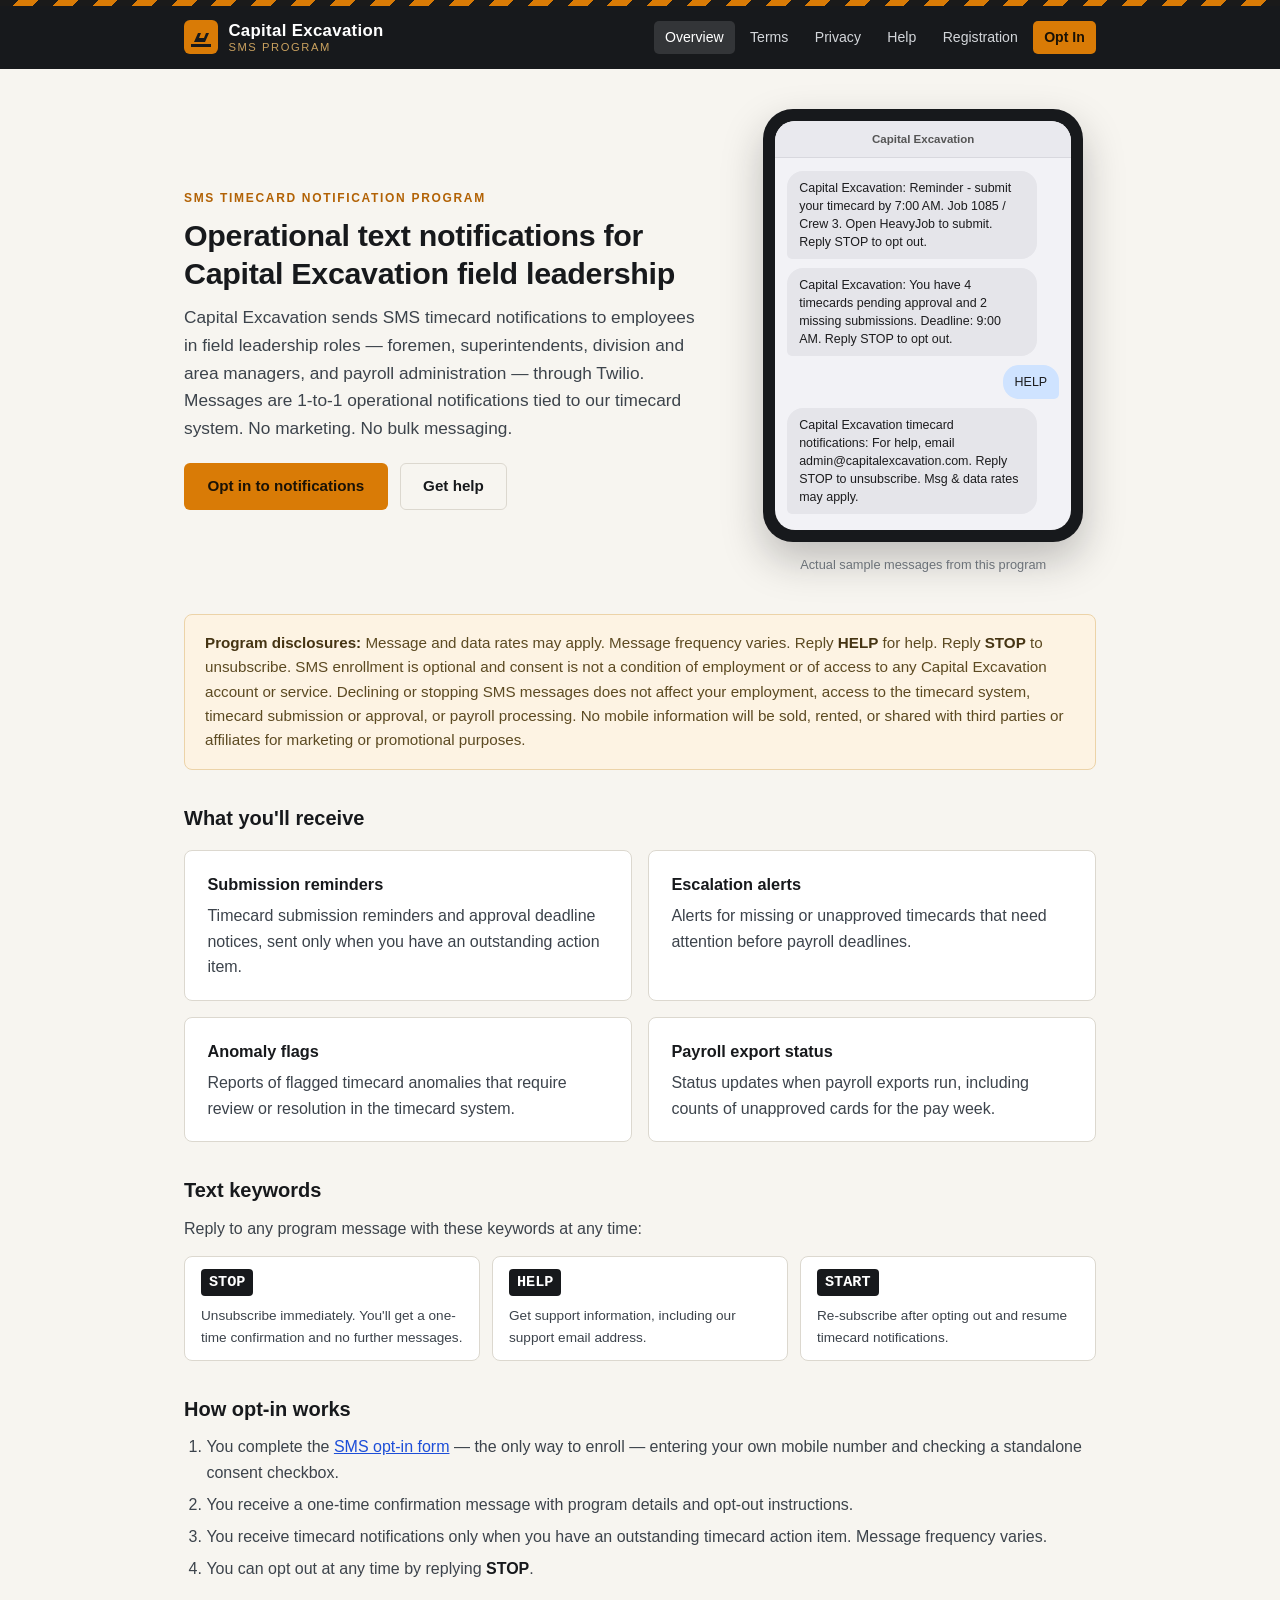
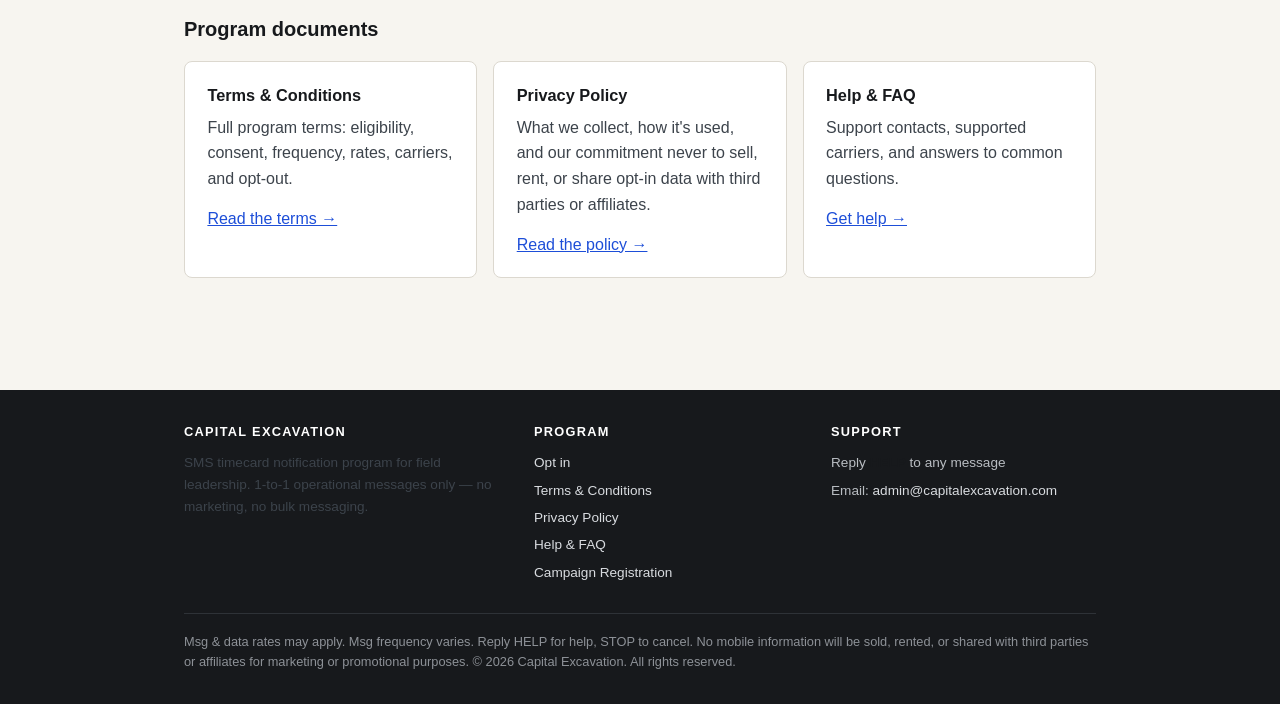
<file: index.html>
<!DOCTYPE html>
<html lang="en">
<head>
  <meta charset="UTF-8">
  <meta http-equiv="refresh" content="0; url=sms/">
  <title>Capital Excavation - SMS Compliance</title>
</head>
<body>
  <p><a href="sms/">Capital Excavation SMS Compliance</a></p>
</body>
</html>
</file>
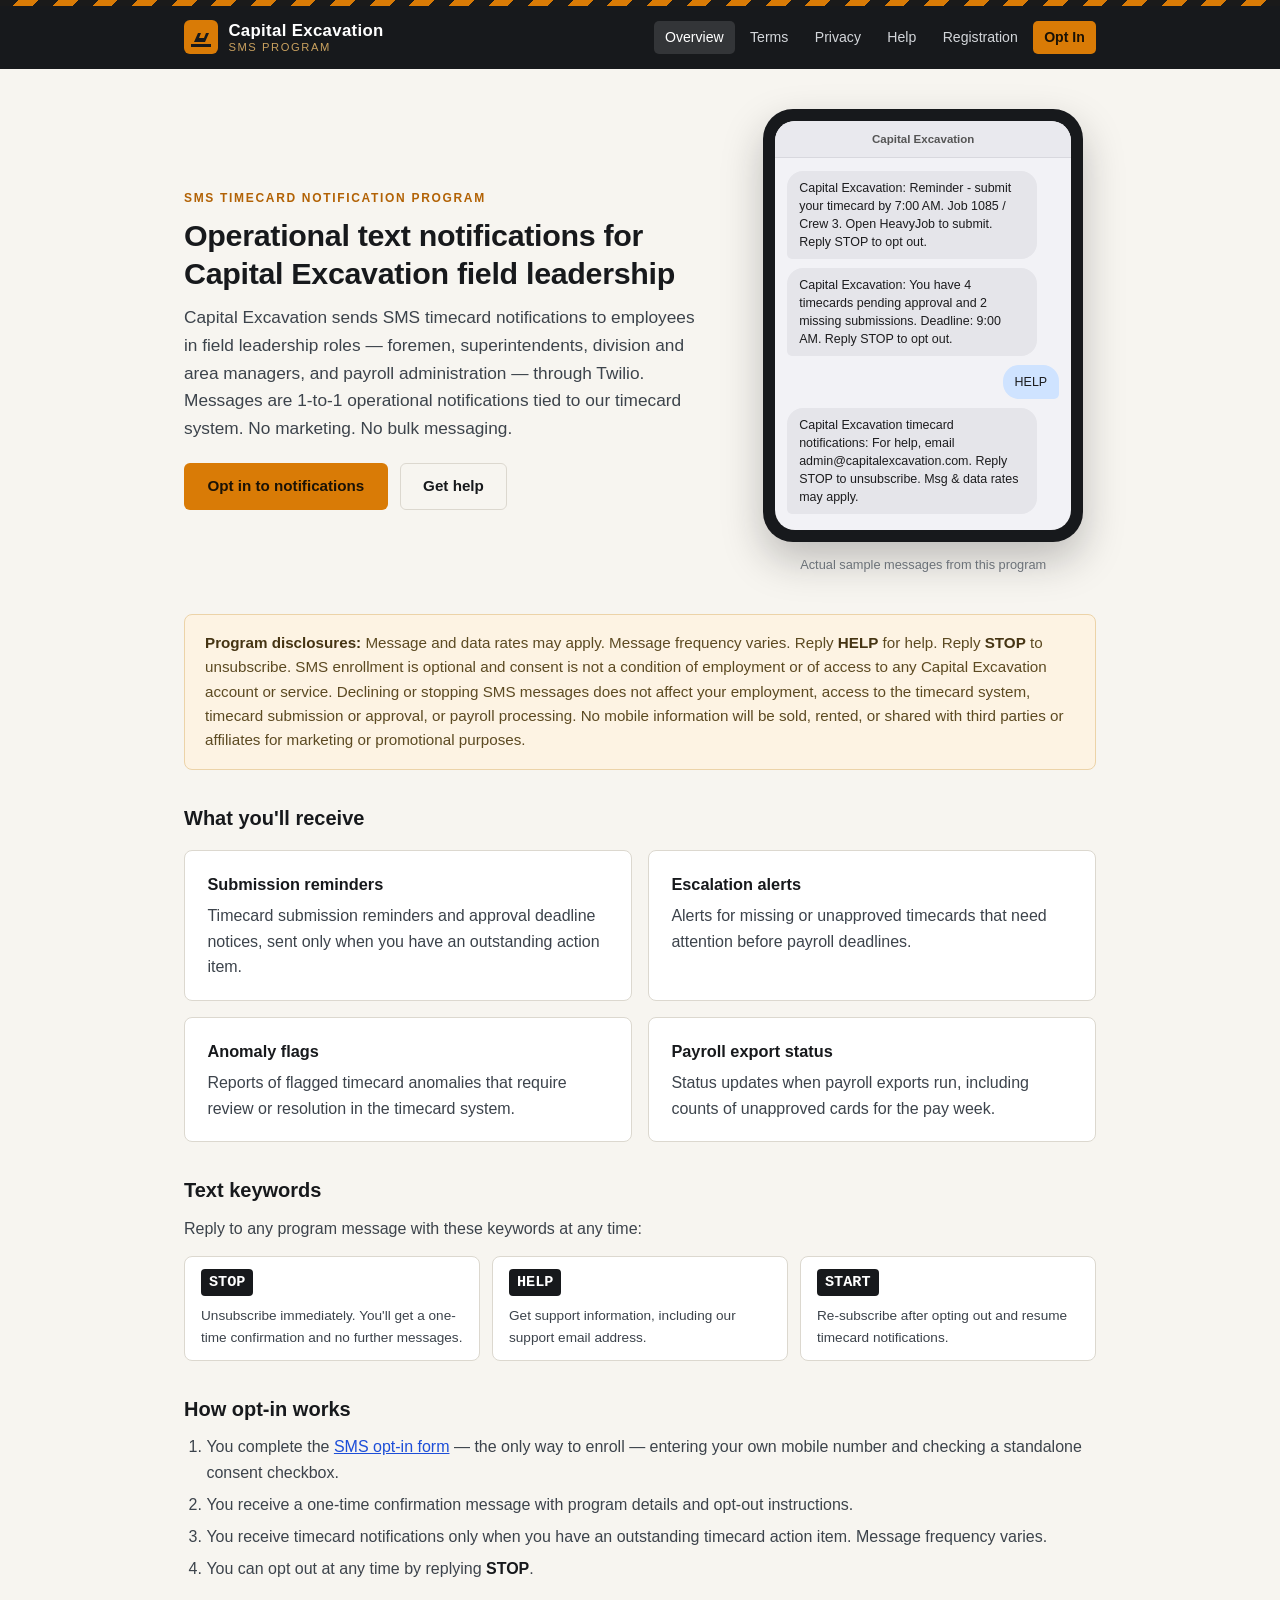
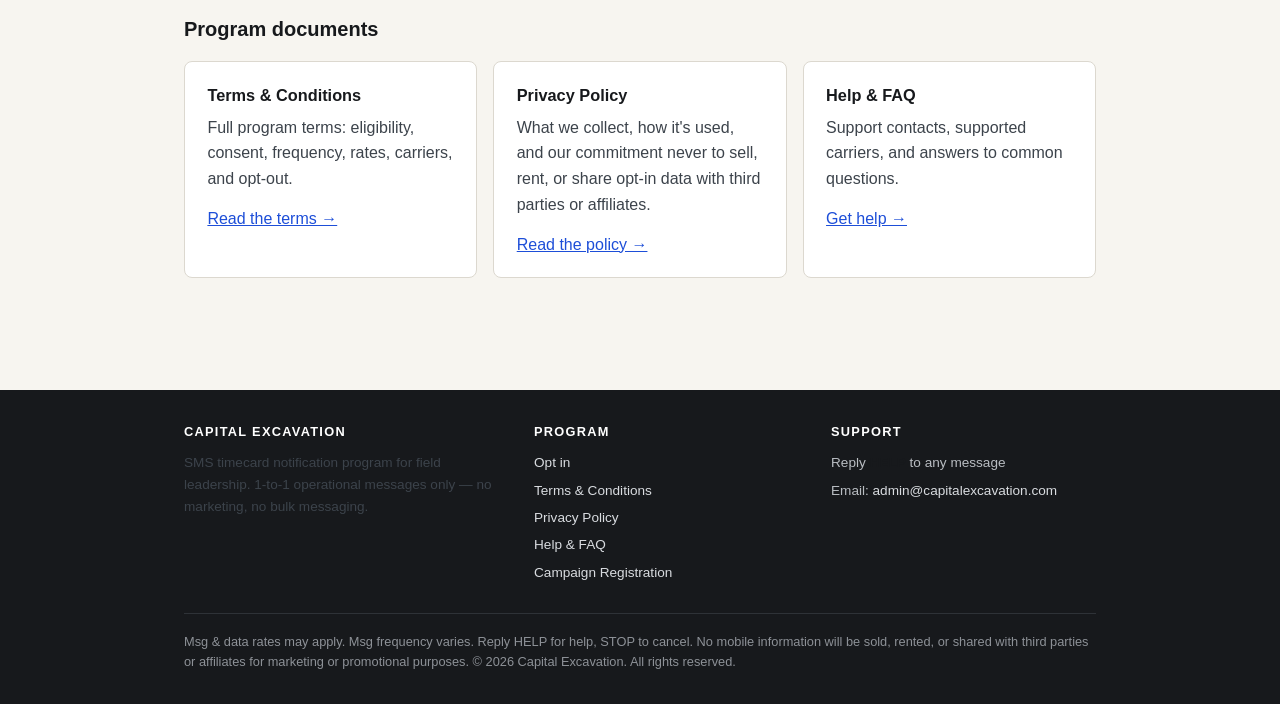
<file: sms/index.html>
<!DOCTYPE html>
<html lang="en">
<head>
  <meta charset="UTF-8">
  <meta name="viewport" content="width=device-width, initial-scale=1.0">
  <meta name="description" content="Capital Excavation SMS timecard notification program — program details, opt-in, terms, privacy, and support.">
  <title>Capital Excavation — SMS Timecard Notifications</title>
  <link rel="stylesheet" href="assets/styles.css">
</head>
<body>
  <div class="stripe" aria-hidden="true"></div>
  <header class="site-header">
    <div class="inner">
      <a class="brand" href="index.html">
        <svg class="brand-mark" viewBox="0 0 34 34" aria-hidden="true">
          <rect width="34" height="34" rx="6" fill="#d97b06"/>
          <path d="M7 24h20v3H7z" fill="#17191c"/>
          <path d="M10 22l4-9h3l-2 5h5l2-5h3l-4 9z" fill="#17191c"/>
        </svg>
        <span class="brand-name">Capital Excavation<span class="brand-sub">SMS Program</span></span>
      </a>
      <nav class="site-nav" aria-label="Main">
        <a href="index.html" aria-current="page">Overview</a>
        <a href="terms.html">Terms</a>
        <a href="privacy.html">Privacy</a>
        <a href="help.html">Help</a>
        <a href="campaign.html">Registration</a>
        <a href="optin.html" class="nav-cta">Opt In</a>
      </nav>
    </div>
  </header>

  <main class="wrap">
    <section class="hero">
      <div>
        <p class="kicker">SMS Timecard Notification Program</p>
        <h1>Operational text notifications for Capital Excavation field leadership</h1>
        <p class="lead">Capital Excavation sends SMS timecard notifications to employees in field
        leadership roles — foremen, superintendents, division and area managers, and payroll
        administration — through Twilio. Messages are 1-to-1 operational notifications
        tied to our timecard system. No marketing. No bulk messaging.</p>
        <div class="btn-row">
          <a class="btn btn-amber" href="optin.html">Opt in to notifications</a>
          <a class="btn btn-ghost" href="help.html">Get help</a>
        </div>
      </div>
      <div>
        <div class="phone" aria-label="Example text messages sent by this program">
          <div class="phone-screen">
            <div class="phone-top">Capital Excavation</div>
            <div class="phone-msgs">
              <div class="bubble">Capital Excavation: Reminder - submit your timecard by 7:00 AM. Job 1085 / Crew 3. Open HeavyJob to submit. Reply STOP to opt out.</div>
              <div class="bubble">Capital Excavation: You have 4 timecards pending approval and 2 missing submissions. Deadline: 9:00 AM. Reply STOP to opt out.</div>
              <div class="bubble bubble-out">HELP</div>
              <div class="bubble">Capital Excavation timecard notifications: For help, email admin@capitalexcavation.com. Reply STOP to unsubscribe. Msg &amp; data rates may apply.</div>
            </div>
          </div>
        </div>
        <p class="phone-caption">Actual sample messages from this program</p>
      </div>
    </section>

    <div class="disclosure">
      <strong>Program disclosures:</strong> Message and data rates may apply. Message frequency
      varies. Reply <strong>HELP</strong> for help. Reply <strong>STOP</strong> to unsubscribe.
      SMS enrollment is optional and consent is not a condition of employment or of access to any
      Capital Excavation account or service. Declining or stopping SMS messages does not affect your
      employment, access to the timecard system, timecard submission or approval, or payroll
      processing. No mobile information will be sold, rented, or shared with third parties or affiliates for marketing or promotional purposes.
    </div>

    <h2>What you'll receive</h2>
    <div class="grid-2">
      <div class="card">
        <h3>Submission reminders</h3>
        <p>Timecard submission reminders and approval deadline notices, sent only when you have an outstanding action item.</p>
      </div>
      <div class="card">
        <h3>Escalation alerts</h3>
        <p>Alerts for missing or unapproved timecards that need attention before payroll deadlines.</p>
      </div>
      <div class="card">
        <h3>Anomaly flags</h3>
        <p>Reports of flagged timecard anomalies that require review or resolution in the timecard system.</p>
      </div>
      <div class="card">
        <h3>Payroll export status</h3>
        <p>Status updates when payroll exports run, including counts of unapproved cards for the pay week.</p>
      </div>
    </div>

    <h2>Text keywords</h2>
    <p>Reply to any program message with these keywords at any time:</p>
    <div class="keywords">
      <div class="keyword">
        <span class="kw">STOP</span>
        <p>Unsubscribe immediately. You'll get a one-time confirmation and no further messages.</p>
      </div>
      <div class="keyword">
        <span class="kw">HELP</span>
        <p>Get support information, including our support email address.</p>
      </div>
      <div class="keyword">
        <span class="kw">START</span>
        <p>Re-subscribe after opting out and resume timecard notifications.</p>
      </div>
    </div>

    <h2>How opt-in works</h2>
    <ol>
      <li>You complete the <a href="optin.html">SMS opt-in form</a> — the only way to enroll — entering your own mobile number and checking a standalone consent checkbox.</li>
      <li>You receive a one-time confirmation message with program details and opt-out instructions.</li>
      <li>You receive timecard notifications only when you have an outstanding timecard action item. Message frequency varies.</li>
      <li>You can opt out at any time by replying <strong>STOP</strong>.</li>
    </ol>

    <h2>Program documents</h2>
    <div class="grid-3">
      <div class="card">
        <h3>Terms &amp; Conditions</h3>
        <p>Full program terms: eligibility, consent, frequency, rates, carriers, and opt-out.</p>
        <p><a href="terms.html">Read the terms &rarr;</a></p>
      </div>
      <div class="card">
        <h3>Privacy Policy</h3>
        <p>What we collect, how it's used, and our commitment never to sell, rent, or share opt-in data with third parties or affiliates.</p>
        <p><a href="privacy.html">Read the policy &rarr;</a></p>
      </div>
      <div class="card">
        <h3>Help &amp; FAQ</h3>
        <p>Support contacts, supported carriers, and answers to common questions.</p>
        <p><a href="help.html">Get help &rarr;</a></p>
      </div>
    </div>
  </main>

  <footer class="site-footer">
    <div class="inner">
      <div class="footer-cols">
        <div>
          <h4>Capital Excavation</h4>
          <p>SMS timecard notification program for field leadership. 1-to-1 operational messages only — no marketing, no bulk messaging.</p>
        </div>
        <div>
          <h4>Program</h4>
          <ul>
            <li><a href="optin.html">Opt in</a></li>
            <li><a href="terms.html">Terms &amp; Conditions</a></li>
            <li><a href="privacy.html">Privacy Policy</a></li>
            <li><a href="help.html">Help &amp; FAQ</a></li>
            <li><a href="campaign.html">Campaign Registration</a></li>
          </ul>
        </div>
        <div>
          <h4>Support</h4>
          <ul>
            <li>Reply <strong>HELP</strong> to any message</li>
            <li>Email: <a href="mailto:admin@capitalexcavation.com">admin@capitalexcavation.com</a></li>
          </ul>
        </div>
      </div>
      <div class="footer-legal">
        Msg &amp; data rates may apply. Msg frequency varies. Reply HELP for help, STOP to cancel.
        No mobile information will be sold, rented, or shared with third parties or affiliates for
        marketing or promotional purposes.
        &copy; 2026 Capital Excavation. All rights reserved.
      </div>
    </div>
  </footer>
</body>
</html>
</file>
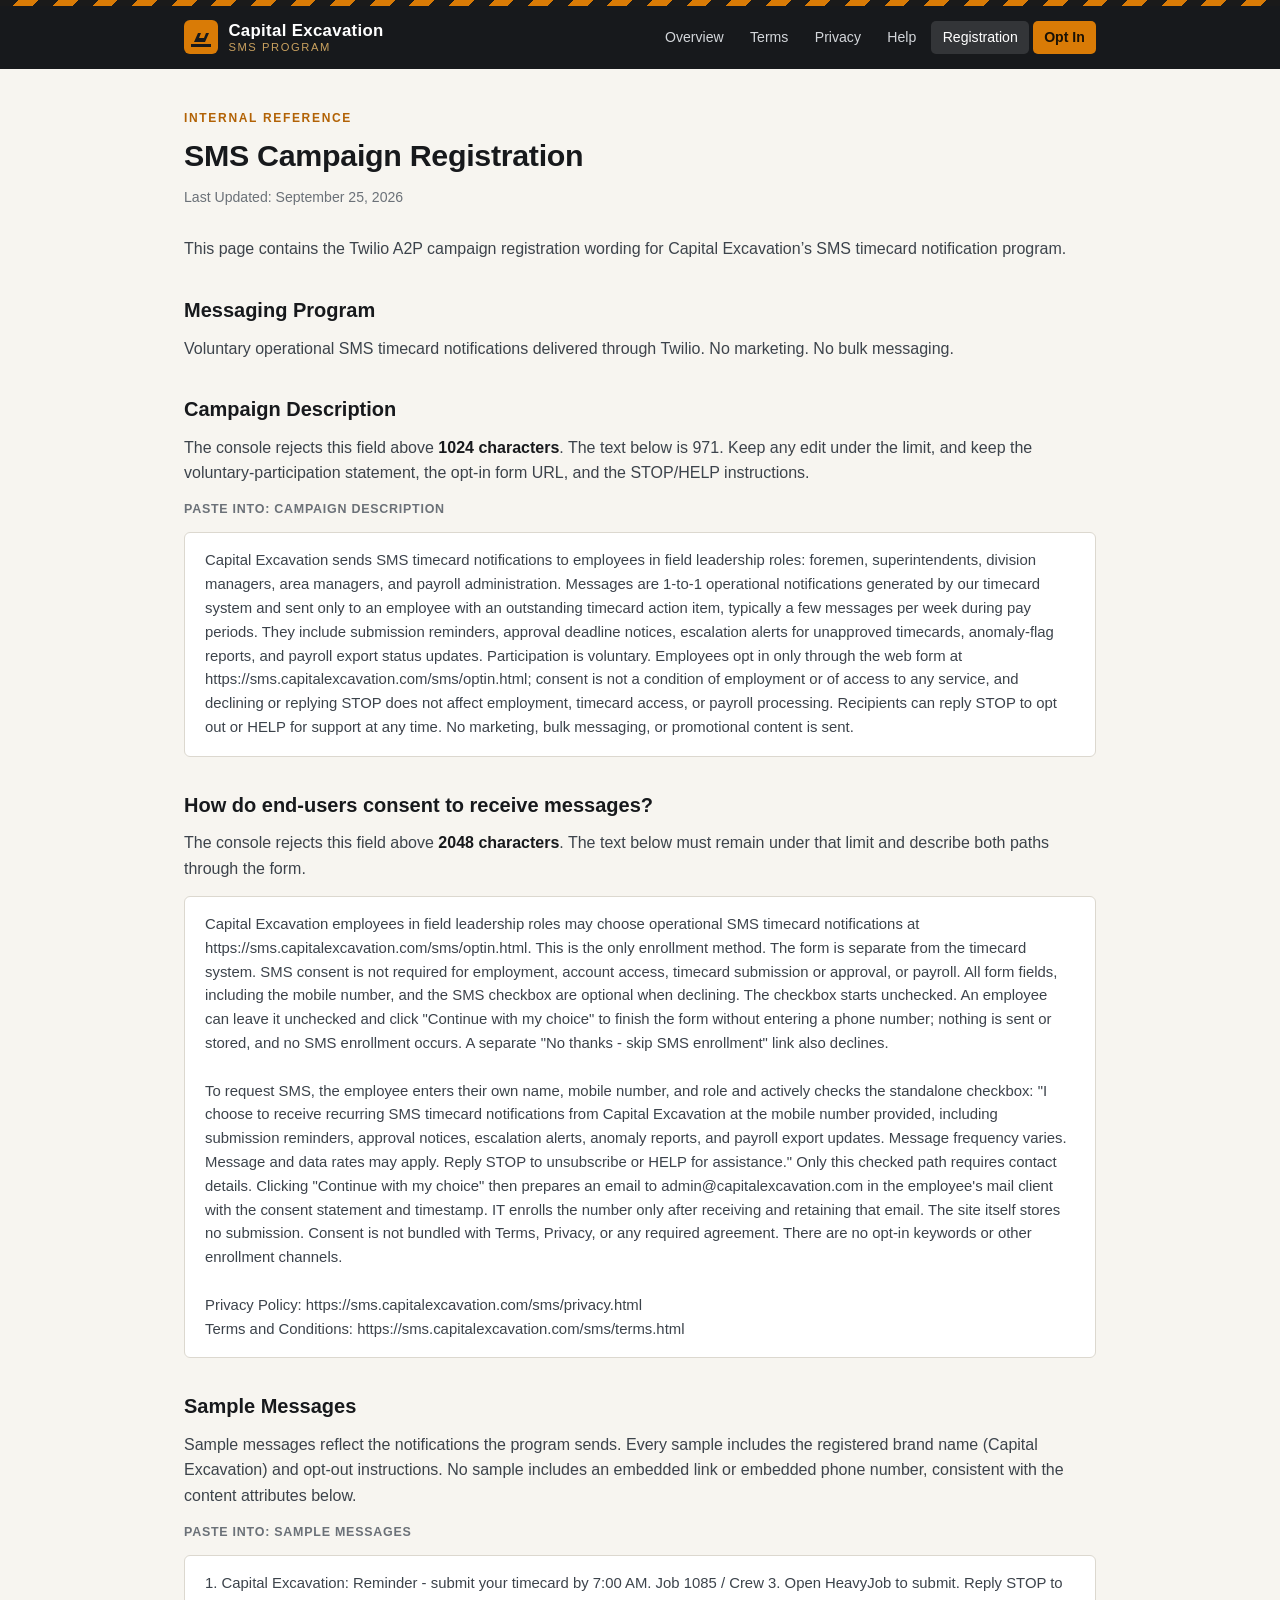
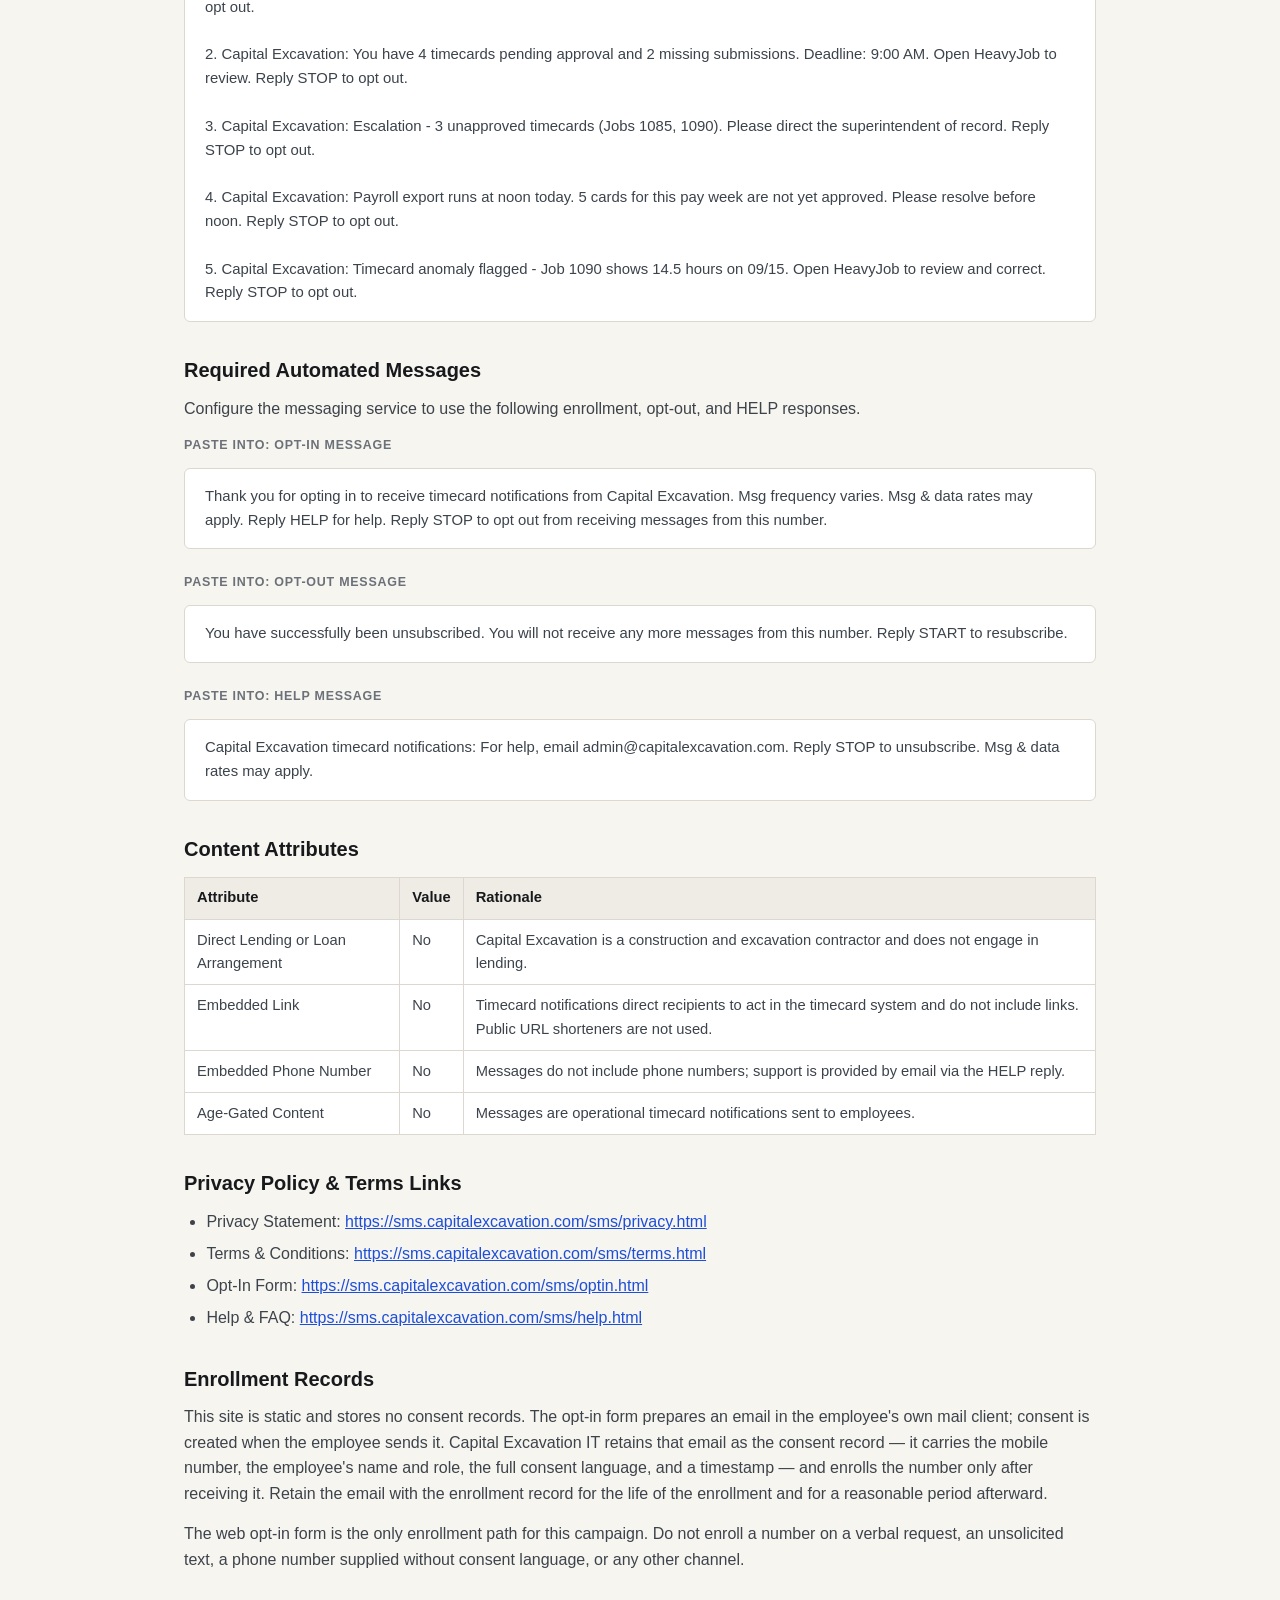
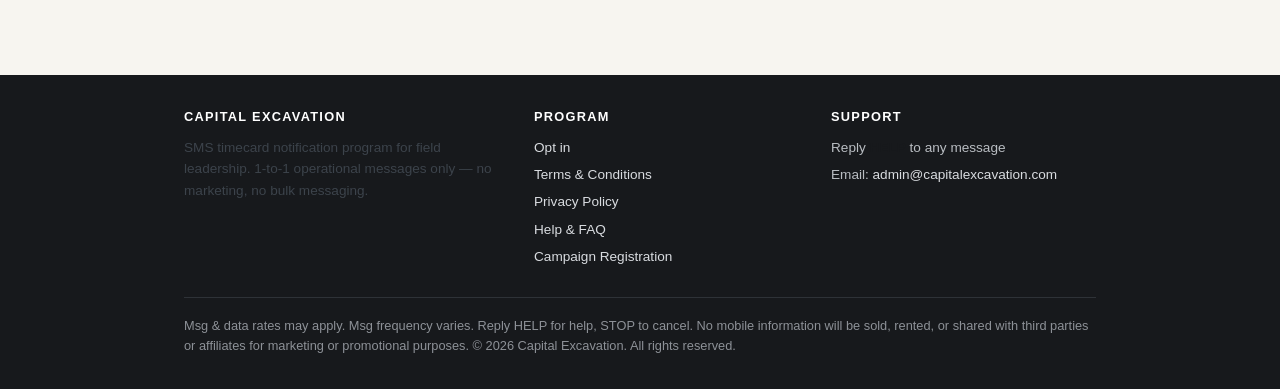
<file: sms/campaign.html>
<!DOCTYPE html>
<html lang="en">
<head>
  <meta charset="UTF-8">
  <meta name="viewport" content="width=device-width, initial-scale=1.0">
  <meta name="description" content="10DLC campaign registration details for the Capital Excavation SMS timecard notification program.">
  <title>SMS Campaign Registration — Capital Excavation</title>
  <link rel="stylesheet" href="assets/styles.css">
</head>
<body>
  <div class="stripe" aria-hidden="true"></div>
  <header class="site-header">
    <div class="inner">
      <a class="brand" href="index.html">
        <svg class="brand-mark" viewBox="0 0 34 34" aria-hidden="true">
          <rect width="34" height="34" rx="6" fill="#d97b06"/>
          <path d="M7 24h20v3H7z" fill="#17191c"/>
          <path d="M10 22l4-9h3l-2 5h5l2-5h3l-4 9z" fill="#17191c"/>
        </svg>
        <span class="brand-name">Capital Excavation<span class="brand-sub">SMS Program</span></span>
      </a>
      <nav class="site-nav" aria-label="Main">
        <a href="index.html">Overview</a>
        <a href="terms.html">Terms</a>
        <a href="privacy.html">Privacy</a>
        <a href="help.html">Help</a>
        <a href="campaign.html" aria-current="page">Registration</a>
        <a href="optin.html" class="nav-cta">Opt In</a>
      </nav>
    </div>
  </header>

  <main class="wrap">
    <p class="kicker">Internal Reference</p>
    <h1>SMS Campaign Registration</h1>
    <p class="updated">Last Updated: September 25, 2026</p>

    <p>This page contains the Twilio A2P campaign registration wording for Capital Excavation’s SMS timecard notification program.</p>

    <h2>Messaging Program</h2>
    <p>Voluntary operational SMS timecard notifications delivered through Twilio. No marketing. No bulk messaging.</p>

    <h2>Campaign Description</h2>
    <p>The console rejects this field above <strong>1024 characters</strong>. The text below is 971. Keep any edit under the limit, and keep the voluntary-participation statement, the opt-in form URL, and the STOP/HELP instructions.</p>
    <div class="field-label">Paste into: Campaign Description</div>
    <div class="field">Capital Excavation sends SMS timecard notifications to employees in field leadership roles: foremen, superintendents, division managers, area managers, and payroll administration. Messages are 1-to-1 operational notifications generated by our timecard system and sent only to an employee with an outstanding timecard action item, typically a few messages per week during pay periods. They include submission reminders, approval deadline notices, escalation alerts for unapproved timecards, anomaly-flag reports, and payroll export status updates. Participation is voluntary. Employees opt in only through the web form at https://sms.capitalexcavation.com/sms/optin.html; consent is not a condition of employment or of access to any service, and declining or replying STOP does not affect employment, timecard access, or payroll processing. Recipients can reply STOP to opt out or HELP for support at any time. No marketing, bulk messaging, or promotional content is sent.</div>

    <h2>How do end-users consent to receive messages?</h2>
    <p>The console rejects this field above <strong>2048 characters</strong>. The text below must remain under that limit and describe both paths through the form.</p>
    <div class="field">Capital Excavation employees in field leadership roles may choose operational SMS timecard notifications at https://sms.capitalexcavation.com/sms/optin.html. This is the only enrollment method. The form is separate from the timecard system. SMS consent is not required for employment, account access, timecard submission or approval, or payroll. All form fields, including the mobile number, and the SMS checkbox are optional when declining. The checkbox starts unchecked. An employee can leave it unchecked and click "Continue with my choice" to finish the form without entering a phone number; nothing is sent or stored, and no SMS enrollment occurs. A separate "No thanks - skip SMS enrollment" link also declines.

To request SMS, the employee enters their own name, mobile number, and role and actively checks the standalone checkbox: "I choose to receive recurring SMS timecard notifications from Capital Excavation at the mobile number provided, including submission reminders, approval notices, escalation alerts, anomaly reports, and payroll export updates. Message frequency varies. Message and data rates may apply. Reply STOP to unsubscribe or HELP for assistance." Only this checked path requires contact details. Clicking "Continue with my choice" then prepares an email to admin@capitalexcavation.com in the employee's mail client with the consent statement and timestamp. IT enrolls the number only after receiving and retaining that email. The site itself stores no submission. Consent is not bundled with Terms, Privacy, or any required agreement. There are no opt-in keywords or other enrollment channels.

Privacy Policy: https://sms.capitalexcavation.com/sms/privacy.html
Terms and Conditions: https://sms.capitalexcavation.com/sms/terms.html</div>

    <h2>Sample Messages</h2>
    <p>Sample messages reflect the notifications the program sends. Every sample includes the registered brand name (Capital Excavation) and opt-out instructions. No sample includes an embedded link or embedded phone number, consistent with the content attributes below.</p>
    <div class="field-label">Paste into: Sample Messages</div>
    <div class="field">1. Capital Excavation: Reminder - submit your timecard by 7:00 AM. Job 1085 / Crew 3. Open HeavyJob to submit. Reply STOP to opt out.

2. Capital Excavation: You have 4 timecards pending approval and 2 missing submissions. Deadline: 9:00 AM. Open HeavyJob to review. Reply STOP to opt out.

3. Capital Excavation: Escalation - 3 unapproved timecards (Jobs 1085, 1090). Please direct the superintendent of record. Reply STOP to opt out.

4. Capital Excavation: Payroll export runs at noon today. 5 cards for this pay week are not yet approved. Please resolve before noon. Reply STOP to opt out.

5. Capital Excavation: Timecard anomaly flagged - Job 1090 shows 14.5 hours on 09/15. Open HeavyJob to review and correct. Reply STOP to opt out.</div>

    <h2>Required Automated Messages</h2>
    <p>Configure the messaging service to use the following enrollment, opt-out, and HELP responses.</p>
    <div class="field-label">Paste into: Opt-In Message</div>
    <div class="field">Thank you for opting in to receive timecard notifications from Capital Excavation. Msg frequency varies. Msg &amp; data rates may apply. Reply HELP for help. Reply STOP to opt out from receiving messages from this number.</div>
    <div class="field-label">Paste into: Opt-Out Message</div>
    <div class="field">You have successfully been unsubscribed. You will not receive any more messages from this number. Reply START to resubscribe.</div>
    <div class="field-label">Paste into: Help Message</div>
    <div class="field">Capital Excavation timecard notifications: For help, email admin@capitalexcavation.com. Reply STOP to unsubscribe. Msg &amp; data rates may apply.</div>

    <h2>Content Attributes</h2>
    <table>
      <tr><th>Attribute</th><th>Value</th><th>Rationale</th></tr>
      <tr><td>Direct Lending or Loan Arrangement</td><td>No</td><td>Capital Excavation is a construction and excavation contractor and does not engage in lending.</td></tr>
      <tr><td>Embedded Link</td><td>No</td><td>Timecard notifications direct recipients to act in the timecard system and do not include links. Public URL shorteners are not used.</td></tr>
      <tr><td>Embedded Phone Number</td><td>No</td><td>Messages do not include phone numbers; support is provided by email via the HELP reply.</td></tr>
      <tr><td>Age-Gated Content</td><td>No</td><td>Messages are operational timecard notifications sent to employees.</td></tr>
    </table>

    <h2>Privacy Policy &amp; Terms Links</h2>
    <ul>
      <li>Privacy Statement: <a href="privacy.html">https://sms.capitalexcavation.com/sms/privacy.html</a></li>
      <li>Terms &amp; Conditions: <a href="terms.html">https://sms.capitalexcavation.com/sms/terms.html</a></li>
      <li>Opt-In Form: <a href="optin.html">https://sms.capitalexcavation.com/sms/optin.html</a></li>
      <li>Help &amp; FAQ: <a href="help.html">https://sms.capitalexcavation.com/sms/help.html</a></li>
    </ul>

    <h2>Enrollment Records</h2>
    <p>This site is static and stores no consent records. The opt-in form prepares an email in the employee's own mail client; consent is created when the employee sends it. Capital Excavation IT retains that email as the consent record — it carries the mobile number, the employee's name and role, the full consent language, and a timestamp — and enrolls the number only after receiving it. Retain the email with the enrollment record for the life of the enrollment and for a reasonable period afterward.</p>
    <p>The web opt-in form is the only enrollment path for this campaign. Do not enroll a number on a verbal request, an unsolicited text, a phone number supplied without consent language, or any other channel.</p>
  </main>

  <footer class="site-footer">
    <div class="inner">
      <div class="footer-cols">
        <div>
          <h4>Capital Excavation</h4>
          <p>SMS timecard notification program for field leadership. 1-to-1 operational messages only — no marketing, no bulk messaging.</p>
        </div>
        <div>
          <h4>Program</h4>
          <ul>
            <li><a href="optin.html">Opt in</a></li>
            <li><a href="terms.html">Terms &amp; Conditions</a></li>
            <li><a href="privacy.html">Privacy Policy</a></li>
            <li><a href="help.html">Help &amp; FAQ</a></li>
            <li><a href="campaign.html">Campaign Registration</a></li>
          </ul>
        </div>
        <div>
          <h4>Support</h4>
          <ul>
            <li>Reply <strong>HELP</strong> to any message</li>
            <li>Email: <a href="mailto:admin@capitalexcavation.com">admin@capitalexcavation.com</a></li>
          </ul>
        </div>
      </div>
      <div class="footer-legal">
        Msg &amp; data rates may apply. Msg frequency varies. Reply HELP for help, STOP to cancel.
        No mobile information will be sold, rented, or shared with third parties or affiliates for
        marketing or promotional purposes.
        &copy; 2026 Capital Excavation. All rights reserved.
      </div>
    </div>
  </footer>
</body>
</html>
</file>
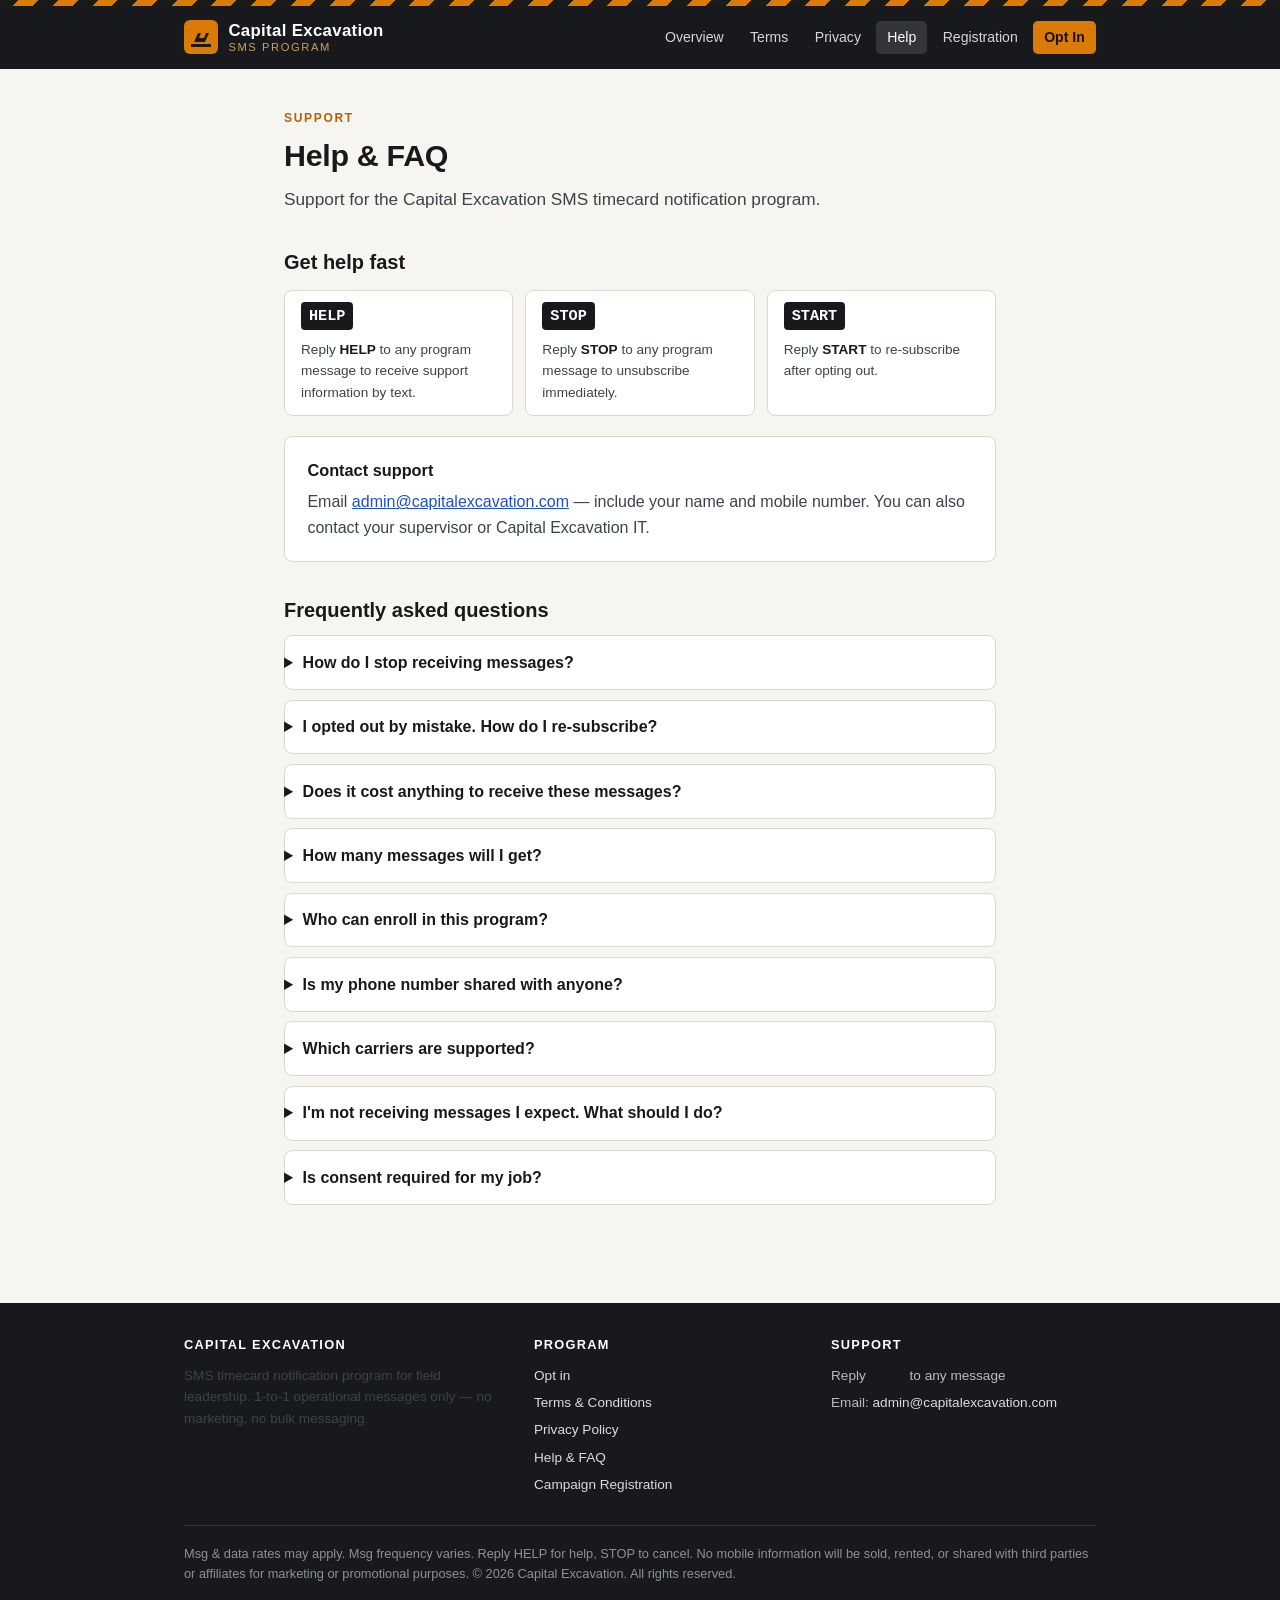
<file: sms/help.html>
<!DOCTYPE html>
<html lang="en">
<head>
  <meta charset="UTF-8">
  <meta name="viewport" content="width=device-width, initial-scale=1.0">
  <meta name="description" content="Help, support, and FAQ for the Capital Excavation SMS timecard notification program.">
  <title>Help &amp; FAQ — Capital Excavation SMS Timecard Notifications</title>
  <link rel="stylesheet" href="assets/styles.css">
</head>
<body>
  <div class="stripe" aria-hidden="true"></div>
  <header class="site-header">
    <div class="inner">
      <a class="brand" href="index.html">
        <svg class="brand-mark" viewBox="0 0 34 34" aria-hidden="true">
          <rect width="34" height="34" rx="6" fill="#d97b06"/>
          <path d="M7 24h20v3H7z" fill="#17191c"/>
          <path d="M10 22l4-9h3l-2 5h5l2-5h3l-4 9z" fill="#17191c"/>
        </svg>
        <span class="brand-name">Capital Excavation<span class="brand-sub">SMS Program</span></span>
      </a>
      <nav class="site-nav" aria-label="Main">
        <a href="index.html">Overview</a>
        <a href="terms.html">Terms</a>
        <a href="privacy.html">Privacy</a>
        <a href="help.html" aria-current="page">Help</a>
        <a href="campaign.html">Registration</a>
        <a href="optin.html" class="nav-cta">Opt In</a>
      </nav>
    </div>
  </header>

  <main class="wrap wrap-narrow">
    <p class="kicker">Support</p>
    <h1>Help &amp; FAQ</h1>
    <p class="lead">Support for the Capital Excavation SMS timecard notification program.</p>

    <h2>Get help fast</h2>
    <div class="keywords">
      <div class="keyword">
        <span class="kw">HELP</span>
        <p>Reply <strong>HELP</strong> to any program message to receive support information by text.</p>
      </div>
      <div class="keyword">
        <span class="kw">STOP</span>
        <p>Reply <strong>STOP</strong> to any program message to unsubscribe immediately.</p>
      </div>
      <div class="keyword">
        <span class="kw">START</span>
        <p>Reply <strong>START</strong> to re-subscribe after opting out.</p>
      </div>
    </div>
    <div class="card">
      <h3>Contact support</h3>
      <p>Email <a href="mailto:admin@capitalexcavation.com">admin@capitalexcavation.com</a> — include your
      name and mobile number. You can also contact your supervisor or Capital Excavation IT.</p>
    </div>

    <h2>Frequently asked questions</h2>

    <details>
      <summary>How do I stop receiving messages?</summary>
      <p>Reply <strong>STOP</strong> to any message from this program. You'll receive a one-time
      confirmation that you've been unsubscribed, and no further messages will be sent. You can
      also email <a href="mailto:admin@capitalexcavation.com">admin@capitalexcavation.com</a> to be removed.</p>
    </details>
    <details>
      <summary>I opted out by mistake. How do I re-subscribe?</summary>
      <p>Reply <strong>START</strong> to the same number, or complete the
      <a href="optin.html">opt-in form</a> again.</p>
    </details>
    <details>
      <summary>Does it cost anything to receive these messages?</summary>
      <p>Capital Excavation does not charge for the program, but <strong>message and data rates
      may apply</strong> depending on your mobile plan. Check with your carrier for details.</p>
    </details>
    <details>
      <summary>How many messages will I get?</summary>
      <p>Message frequency varies with operational needs. Messages are sent only when you have an
      outstanding timecard action item — typically a few messages per week during pay periods.</p>
    </details>
    <details>
      <summary>Who can enroll in this program?</summary>
      <p>Current Capital Excavation employees and authorized team members in field leadership
      roles: foremen, superintendents, division managers, area managers, and payroll
      administration. See <a href="optin.html">how to opt in</a>.</p>
    </details>
    <details>
      <summary>Is my phone number shared with anyone?</summary>
      <p>No. No mobile information will be sold, rented, or shared with third parties or affiliates for marketing or promotional purposes. Your number is
      shared only with our SMS service provider, Twilio, to deliver messages, and as required by
      law. See the <a href="privacy.html">Privacy Policy</a>.</p>
    </details>
    <details>
      <summary>Which carriers are supported?</summary>
      <p>Major U.S. carriers including AT&amp;T, T-Mobile, Verizon, and others. Carriers are not
      liable for delayed or undelivered messages.</p>
    </details>
    <details>
      <summary>I'm not receiving messages I expect. What should I do?</summary>
      <p>First confirm you haven't previously replied STOP (text <strong>START</strong> to
      re-subscribe). Then check with your carrier that short-code/long-code messages aren't
      blocked. Still stuck? Email <a href="mailto:admin@capitalexcavation.com">admin@capitalexcavation.com</a>.</p>
    </details>
    <details>
      <summary>Is consent required for my job?</summary>
      <p>No. Consent to receive SMS notifications is <strong>not</strong> a condition of
      employment. If you opt out, timecard reminders remain available in the timecard system and
      through your supervisor.</p>
    </details>
  </main>

  <footer class="site-footer">
    <div class="inner">
      <div class="footer-cols">
        <div>
          <h4>Capital Excavation</h4>
          <p>SMS timecard notification program for field leadership. 1-to-1 operational messages only — no marketing, no bulk messaging.</p>
        </div>
        <div>
          <h4>Program</h4>
          <ul>
            <li><a href="optin.html">Opt in</a></li>
            <li><a href="terms.html">Terms &amp; Conditions</a></li>
            <li><a href="privacy.html">Privacy Policy</a></li>
            <li><a href="help.html">Help &amp; FAQ</a></li>
            <li><a href="campaign.html">Campaign Registration</a></li>
          </ul>
        </div>
        <div>
          <h4>Support</h4>
          <ul>
            <li>Reply <strong>HELP</strong> to any message</li>
            <li>Email: <a href="mailto:admin@capitalexcavation.com">admin@capitalexcavation.com</a></li>
          </ul>
        </div>
      </div>
      <div class="footer-legal">
        Msg &amp; data rates may apply. Msg frequency varies. Reply HELP for help, STOP to cancel.
        No mobile information will be sold, rented, or shared with third parties or affiliates for
        marketing or promotional purposes.
        &copy; 2026 Capital Excavation. All rights reserved.
      </div>
    </div>
  </footer>
</body>
</html>
</file>
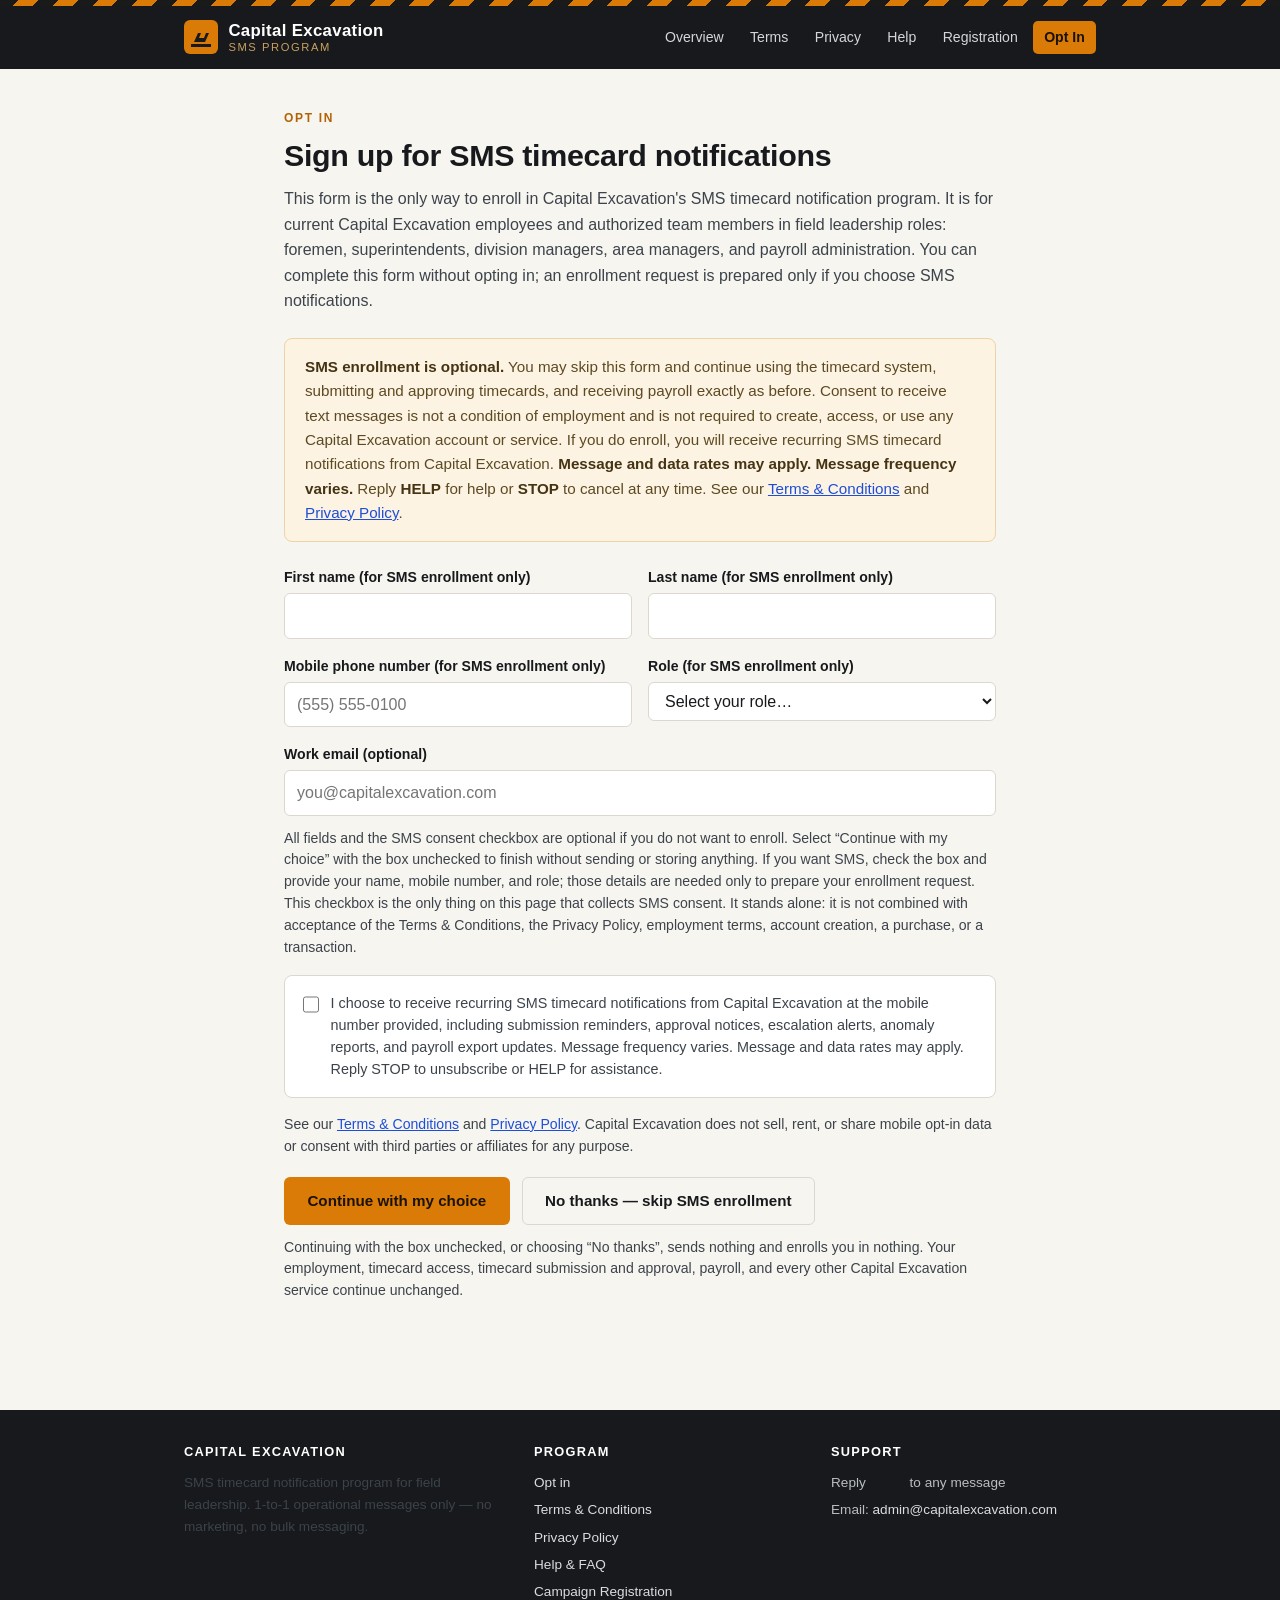
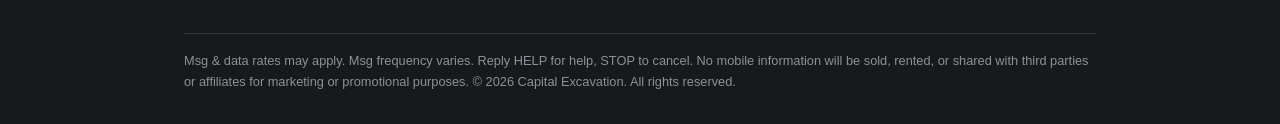
<file: sms/optin.html>
<!DOCTYPE html>
<html lang="en">
<head>
  <meta charset="UTF-8">
  <meta name="viewport" content="width=device-width, initial-scale=1.0">
  <meta name="description" content="Opt in to Capital Excavation SMS timecard notifications.">
  <title>Opt In — Capital Excavation SMS Timecard Notifications</title>
  <link rel="stylesheet" href="assets/styles.css">
</head>
<body>
  <div class="stripe" aria-hidden="true"></div>
  <header class="site-header">
    <div class="inner">
      <a class="brand" href="index.html">
        <svg class="brand-mark" viewBox="0 0 34 34" aria-hidden="true">
          <rect width="34" height="34" rx="6" fill="#d97b06"/>
          <path d="M7 24h20v3H7z" fill="#17191c"/>
          <path d="M10 22l4-9h3l-2 5h5l2-5h3l-4 9z" fill="#17191c"/>
        </svg>
        <span class="brand-name">Capital Excavation<span class="brand-sub">SMS Program</span></span>
      </a>
      <nav class="site-nav" aria-label="Main">
        <a href="index.html">Overview</a>
        <a href="terms.html">Terms</a>
        <a href="privacy.html">Privacy</a>
        <a href="help.html">Help</a>
        <a href="campaign.html">Registration</a>
        <a href="optin.html" class="nav-cta" aria-current="page">Opt In</a>
      </nav>
    </div>
  </header>

  <main class="wrap wrap-narrow">
    <p class="kicker">Opt In</p>
    <h1>Sign up for SMS timecard notifications</h1>
    <p>This form is the only way to enroll in Capital Excavation's SMS timecard notification
    program. It is for current Capital Excavation employees and authorized team members in field
    leadership roles: foremen, superintendents, division managers, area managers, and payroll
    administration. You can complete this form without opting in; an enrollment request is
    prepared only if you choose SMS notifications.</p>

    <div class="disclosure">
      <strong>SMS enrollment is optional.</strong> You may skip this form and continue using the
      timecard system, submitting and approving timecards, and receiving payroll exactly as before.
      Consent to receive text messages is not a condition of employment and is not required to
      create, access, or use any Capital Excavation account or service. If you do enroll, you will
      receive recurring SMS timecard notifications from Capital Excavation.
      <strong>Message and data rates may apply. Message frequency varies.</strong>
      Reply <strong>HELP</strong> for help or <strong>STOP</strong> to cancel at any time. See our
      <a href="terms.html">Terms &amp; Conditions</a> and <a href="privacy.html">Privacy Policy</a>.
    </div>

    <form id="optin-form" novalidate>
      <div class="form-error-summary" id="form-error-summary" role="alert">
        Please correct the highlighted fields below.
      </div>
      <div class="form-grid">
        <div class="form-field">
          <label for="first-name">First name (for SMS enrollment only)</label>
          <input type="text" id="first-name" name="first-name" autocomplete="given-name">
          <span class="field-error">Enter your first name.</span>
        </div>
        <div class="form-field">
          <label for="last-name">Last name (for SMS enrollment only)</label>
          <input type="text" id="last-name" name="last-name" autocomplete="family-name">
          <span class="field-error">Enter your last name.</span>
        </div>
        <div class="form-field">
          <label for="phone">Mobile phone number (for SMS enrollment only)</label>
          <input type="tel" id="phone" name="phone" inputmode="tel" autocomplete="tel"
                 placeholder="(555) 555-0100">
          <span class="field-error">Enter a valid 10-digit U.S. mobile number.</span>
        </div>
        <div class="form-field">
          <label for="role">Role (for SMS enrollment only)</label>
          <select id="role" name="role">
            <option value="">Select your role&hellip;</option>
            <option>Foreman</option>
            <option>Superintendent</option>
            <option>Division Manager</option>
            <option>Area Manager</option>
            <option>Payroll Administration</option>
            <option>Other (authorized team member)</option>
          </select>
          <span class="field-error">Select your role.</span>
        </div>
        <div class="form-field full">
          <label for="email">Work email (optional)</label>
          <input type="email" id="email" name="email" autocomplete="email" placeholder="you@capitalexcavation.com">
          <span class="field-error">Enter a valid email address.</span>
        </div>
      </div>

      <p class="form-note">All fields and the SMS consent checkbox are optional if you do not
      want to enroll. Select &ldquo;Continue with my choice&rdquo; with the box unchecked to finish
      without sending or storing anything. If you want SMS, check the box and provide your name,
      mobile number, and role; those details are needed only to prepare your enrollment request.
      This checkbox is the only thing on this page that collects SMS consent.
      It stands alone: it is not combined with acceptance of the Terms &amp; Conditions, the
      Privacy Policy, employment terms, account creation, a purchase, or a transaction.</p>
      <div class="consent">
        <input type="checkbox" id="consent" name="consent">
        <label for="consent">I choose to receive recurring SMS timecard notifications from Capital Excavation at the mobile number provided, including submission reminders, approval notices, escalation alerts, anomaly reports, and payroll export updates. Message frequency varies. Message and data rates may apply. Reply STOP to unsubscribe or HELP for assistance.</label>
      </div>
      <p class="form-note">See our <a href="terms.html">Terms &amp; Conditions</a> and <a href="privacy.html">Privacy Policy</a>. Capital Excavation does not sell, rent, or share mobile opt-in data or consent with third parties or affiliates for any purpose.</p>
      <div class="btn-row">
        <button type="submit" class="btn btn-amber">Continue with my choice</button>
        <a href="index.html" class="btn btn-ghost" id="skip-sms">No thanks &mdash; skip SMS enrollment</a>
      </div>
      <p class="form-note">Continuing with the box unchecked, or choosing &ldquo;No thanks&rdquo;,
      sends nothing and enrolls you in nothing.
      Your employment, timecard access, timecard submission and approval, payroll, and every other
      Capital Excavation service continue unchanged.</p>
    </form>

    <div class="confirmation" id="declined" role="status">
      <h2>No SMS enrollment requested</h2>
      <p>You completed this form without opting in. No information was sent or stored, and you
      will not be enrolled in SMS notifications. You can continue using all Capital Excavation
      services as before.</p>
      <p><a href="index.html">Return to the SMS program overview</a></p>
    </div>

    <div class="confirmation" id="confirmation" role="status">
      <h2>Opt-in email prepared</h2>
      <p>Reference: <span class="ref" id="ref-code"></span></p>
      <p>This page prepares an email in your own mail client and does not submit or store your request. Send the pre-filled email to Capital Excavation IT to complete your enrollment request.</p>
      <p><strong>If your email client did not open</strong>, your request has not been sent. Email
      <a href="mailto:admin@capitalexcavation.com">admin@capitalexcavation.com</a> yourself and copy
      the text below into the message &mdash; it contains the consent statement Capital Excavation
      needs on file.</p>
      <pre class="consent-record" id="consent-record" aria-label="Your opt-in request text"></pre>
      <p>Once enrolled, you'll receive a one-time confirmation text: <em>"Thank you for opting in
      to receive timecard notifications from Capital Excavation. Msg frequency varies. Msg &amp;
      data rates may apply. Reply HELP for help. Reply STOP to opt out from receiving messages
      from this number."</em></p>
    </div>

  </main>

  <footer class="site-footer">
    <div class="inner">
      <div class="footer-cols">
        <div>
          <h4>Capital Excavation</h4>
          <p>SMS timecard notification program for field leadership. 1-to-1 operational messages only — no marketing, no bulk messaging.</p>
        </div>
        <div>
          <h4>Program</h4>
          <ul>
            <li><a href="optin.html">Opt in</a></li>
            <li><a href="terms.html">Terms &amp; Conditions</a></li>
            <li><a href="privacy.html">Privacy Policy</a></li>
            <li><a href="help.html">Help &amp; FAQ</a></li>
            <li><a href="campaign.html">Campaign Registration</a></li>
          </ul>
        </div>
        <div>
          <h4>Support</h4>
          <ul>
            <li>Reply <strong>HELP</strong> to any message</li>
            <li>Email: <a href="mailto:admin@capitalexcavation.com">admin@capitalexcavation.com</a></li>
          </ul>
        </div>
      </div>
      <div class="footer-legal">
        Msg &amp; data rates may apply. Msg frequency varies. Reply HELP for help, STOP to cancel.
        No mobile information will be sold, rented, or shared with third parties or affiliates for
        marketing or promotional purposes.
        &copy; 2026 Capital Excavation. All rights reserved.
      </div>
    </div>
  </footer>

  <script src="assets/optin.js"></script>
</body>
</html>
</file>
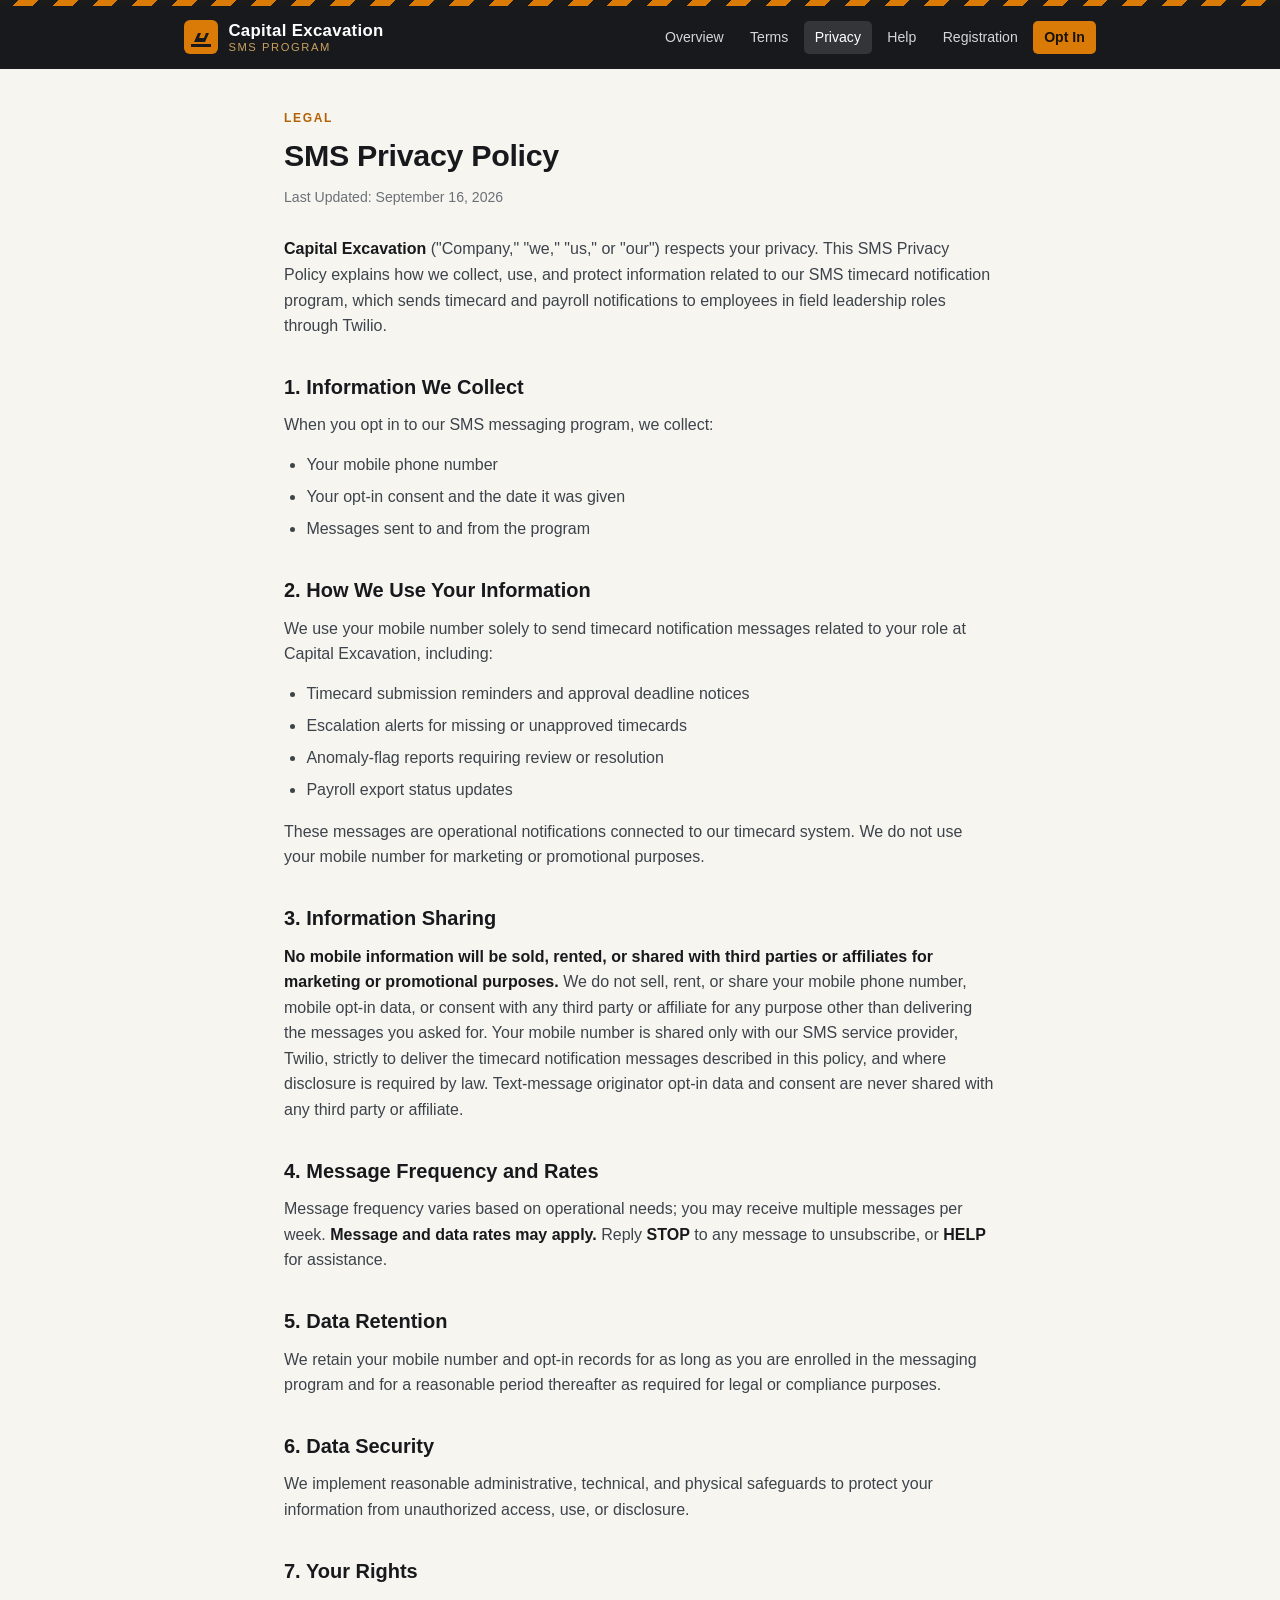
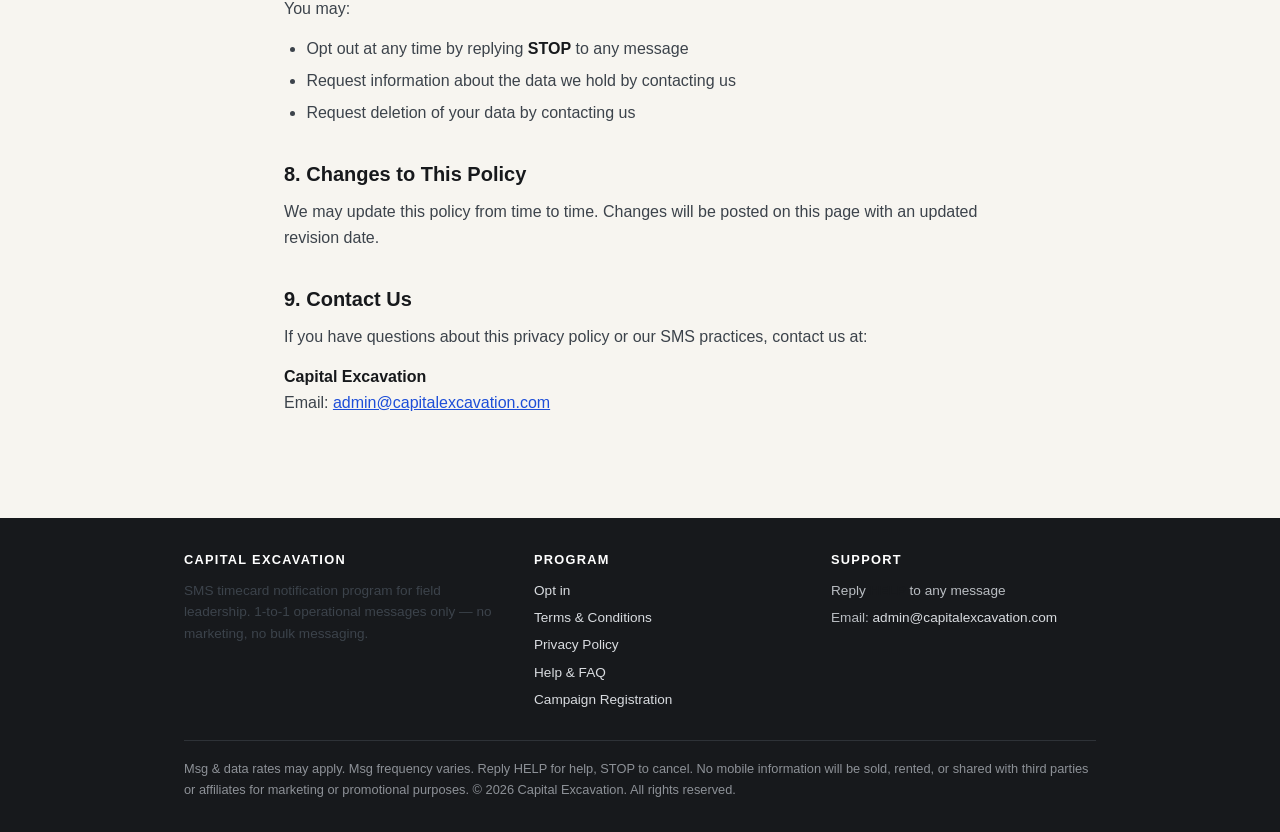
<file: sms/privacy.html>
<!DOCTYPE html>
<html lang="en">
<head>
  <meta charset="UTF-8">
  <meta name="viewport" content="width=device-width, initial-scale=1.0">
  <meta name="description" content="Privacy policy for the Capital Excavation SMS timecard notification program.">
  <title>SMS Privacy Policy — Capital Excavation</title>
  <link rel="stylesheet" href="assets/styles.css">
</head>
<body>
  <div class="stripe" aria-hidden="true"></div>
  <header class="site-header">
    <div class="inner">
      <a class="brand" href="index.html">
        <svg class="brand-mark" viewBox="0 0 34 34" aria-hidden="true">
          <rect width="34" height="34" rx="6" fill="#d97b06"/>
          <path d="M7 24h20v3H7z" fill="#17191c"/>
          <path d="M10 22l4-9h3l-2 5h5l2-5h3l-4 9z" fill="#17191c"/>
        </svg>
        <span class="brand-name">Capital Excavation<span class="brand-sub">SMS Program</span></span>
      </a>
      <nav class="site-nav" aria-label="Main">
        <a href="index.html">Overview</a>
        <a href="terms.html">Terms</a>
        <a href="privacy.html" aria-current="page">Privacy</a>
        <a href="help.html">Help</a>
        <a href="campaign.html">Registration</a>
        <a href="optin.html" class="nav-cta">Opt In</a>
      </nav>
    </div>
  </header>

  <main class="wrap wrap-narrow">
    <p class="kicker">Legal</p>
    <h1>SMS Privacy Policy</h1>
    <p class="updated">Last Updated: September 16, 2026</p>

    <p><span class="company">Capital Excavation</span> ("Company," "we," "us," or "our") respects your privacy. This SMS Privacy Policy explains how we collect, use, and protect information related to our SMS timecard notification program, which sends timecard and payroll notifications to employees in field leadership roles through Twilio.</p>

    <h2>1. Information We Collect</h2>
    <p>When you opt in to our SMS messaging program, we collect:</p>
    <ul>
      <li>Your mobile phone number</li>
      <li>Your opt-in consent and the date it was given</li>
      <li>Messages sent to and from the program</li>
    </ul>

    <h2>2. How We Use Your Information</h2>
    <p>We use your mobile number solely to send timecard notification messages related to your role at Capital Excavation, including:</p>
    <ul>
      <li>Timecard submission reminders and approval deadline notices</li>
      <li>Escalation alerts for missing or unapproved timecards</li>
      <li>Anomaly-flag reports requiring review or resolution</li>
      <li>Payroll export status updates</li>
    </ul>
    <p>These messages are operational notifications connected to our timecard system. We do not use your mobile number for marketing or promotional purposes.</p>

    <h2>3. Information Sharing</h2>
    <p><strong>No mobile information will be sold, rented, or shared with third parties or affiliates for marketing or promotional purposes.</strong> We do not sell, rent, or share your mobile phone number, mobile opt-in data, or consent with any third party or affiliate for any purpose other than delivering the messages you asked for. Your mobile number is shared only with our SMS service provider, Twilio, strictly to deliver the timecard notification messages described in this policy, and where disclosure is required by law. Text-message originator opt-in data and consent are never shared with any third party or affiliate.</p>

    <h2>4. Message Frequency and Rates</h2>
    <p>Message frequency varies based on operational needs; you may receive multiple messages per week. <strong>Message and data rates may apply.</strong> Reply <strong>STOP</strong> to any message to unsubscribe, or <strong>HELP</strong> for assistance.</p>

    <h2>5. Data Retention</h2>
    <p>We retain your mobile number and opt-in records for as long as you are enrolled in the messaging program and for a reasonable period thereafter as required for legal or compliance purposes.</p>

    <h2>6. Data Security</h2>
    <p>We implement reasonable administrative, technical, and physical safeguards to protect your information from unauthorized access, use, or disclosure.</p>

    <h2>7. Your Rights</h2>
    <p>You may:</p>
    <ul>
      <li>Opt out at any time by replying <strong>STOP</strong> to any message</li>
      <li>Request information about the data we hold by contacting us</li>
      <li>Request deletion of your data by contacting us</li>
    </ul>

    <h2>8. Changes to This Policy</h2>
    <p>We may update this policy from time to time. Changes will be posted on this page with an updated revision date.</p>

    <h2>9. Contact Us</h2>
    <p>If you have questions about this privacy policy or our SMS practices, contact us at:</p>
    <p>
      <span class="company">Capital Excavation</span><br>
      Email: <a href="mailto:admin@capitalexcavation.com">admin@capitalexcavation.com</a>
    </p>
  </main>

  <footer class="site-footer">
    <div class="inner">
      <div class="footer-cols">
        <div>
          <h4>Capital Excavation</h4>
          <p>SMS timecard notification program for field leadership. 1-to-1 operational messages only — no marketing, no bulk messaging.</p>
        </div>
        <div>
          <h4>Program</h4>
          <ul>
            <li><a href="optin.html">Opt in</a></li>
            <li><a href="terms.html">Terms &amp; Conditions</a></li>
            <li><a href="privacy.html">Privacy Policy</a></li>
            <li><a href="help.html">Help &amp; FAQ</a></li>
            <li><a href="campaign.html">Campaign Registration</a></li>
          </ul>
        </div>
        <div>
          <h4>Support</h4>
          <ul>
            <li>Reply <strong>HELP</strong> to any message</li>
            <li>Email: <a href="mailto:admin@capitalexcavation.com">admin@capitalexcavation.com</a></li>
          </ul>
        </div>
      </div>
      <div class="footer-legal">
        Msg &amp; data rates may apply. Msg frequency varies. Reply HELP for help, STOP to cancel.
        No mobile information will be sold, rented, or shared with third parties or affiliates for
        marketing or promotional purposes.
        &copy; 2026 Capital Excavation. All rights reserved.
      </div>
    </div>
  </footer>
</body>
</html>
</file>
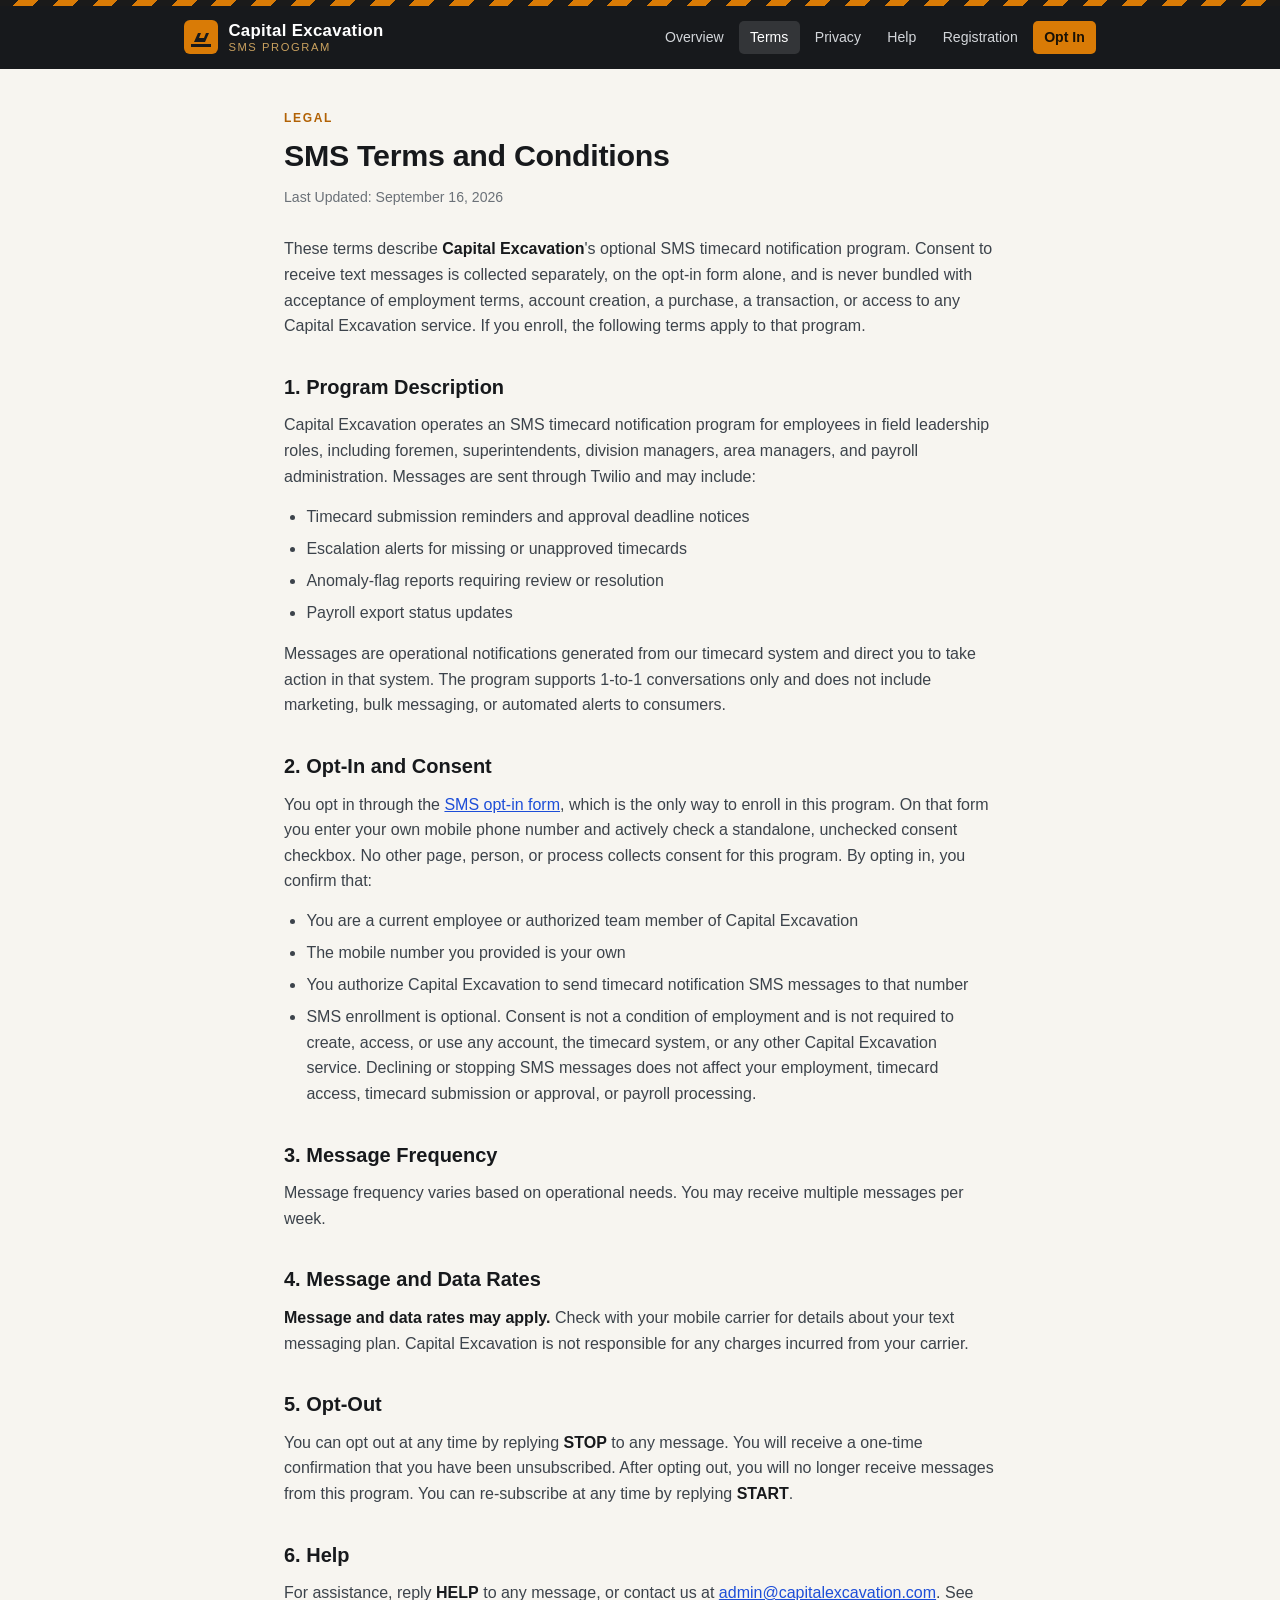
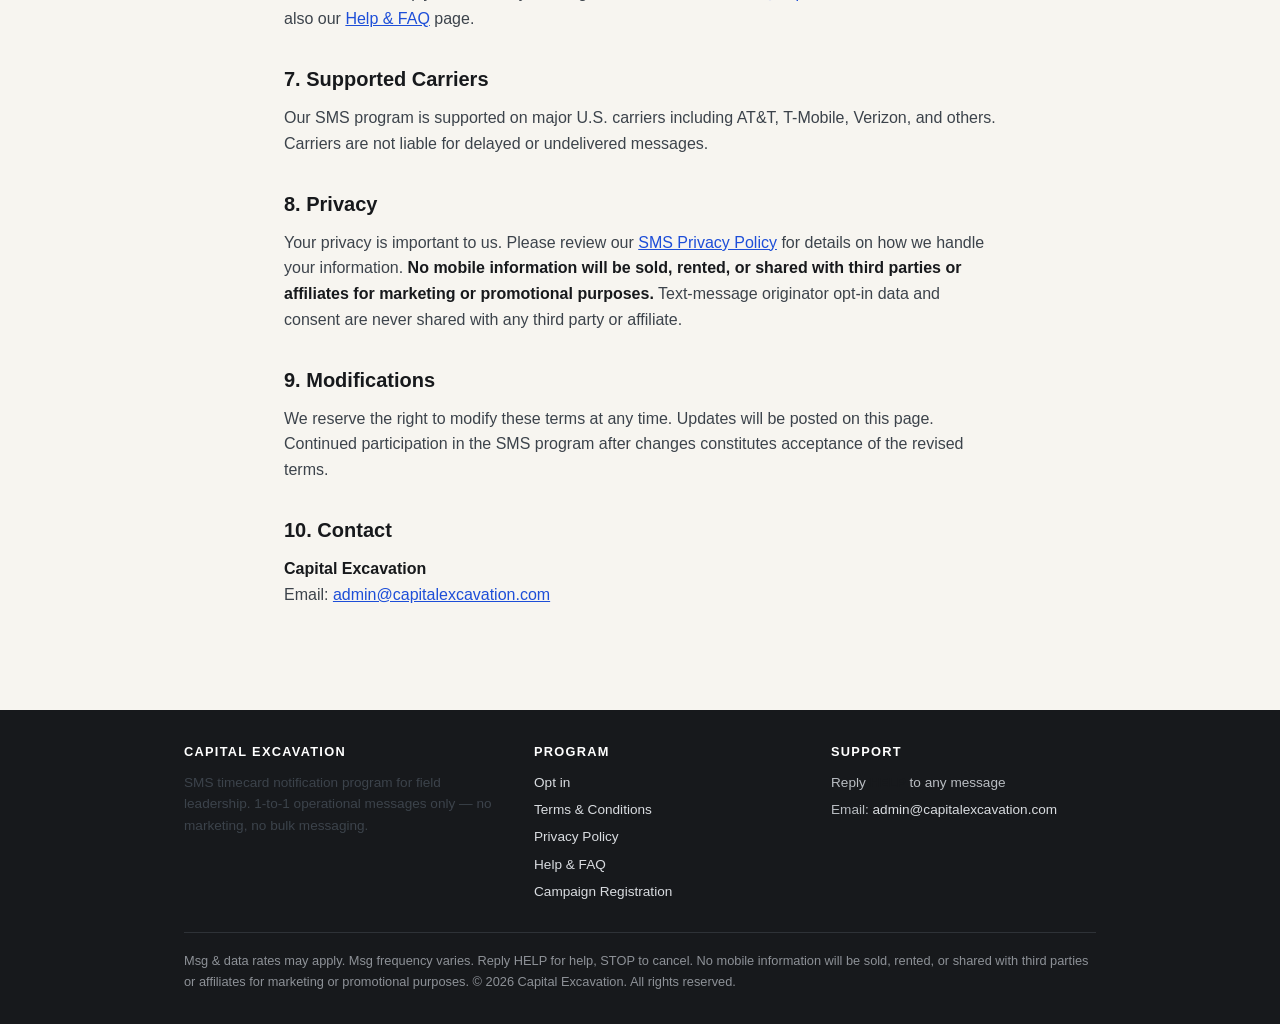
<file: sms/terms.html>
<!DOCTYPE html>
<html lang="en">
<head>
  <meta charset="UTF-8">
  <meta name="viewport" content="width=device-width, initial-scale=1.0">
  <meta name="description" content="Terms and conditions for the Capital Excavation SMS timecard notification program.">
  <title>SMS Terms &amp; Conditions — Capital Excavation</title>
  <link rel="stylesheet" href="assets/styles.css">
</head>
<body>
  <div class="stripe" aria-hidden="true"></div>
  <header class="site-header">
    <div class="inner">
      <a class="brand" href="index.html">
        <svg class="brand-mark" viewBox="0 0 34 34" aria-hidden="true">
          <rect width="34" height="34" rx="6" fill="#d97b06"/>
          <path d="M7 24h20v3H7z" fill="#17191c"/>
          <path d="M10 22l4-9h3l-2 5h5l2-5h3l-4 9z" fill="#17191c"/>
        </svg>
        <span class="brand-name">Capital Excavation<span class="brand-sub">SMS Program</span></span>
      </a>
      <nav class="site-nav" aria-label="Main">
        <a href="index.html">Overview</a>
        <a href="terms.html" aria-current="page">Terms</a>
        <a href="privacy.html">Privacy</a>
        <a href="help.html">Help</a>
        <a href="campaign.html">Registration</a>
        <a href="optin.html" class="nav-cta">Opt In</a>
      </nav>
    </div>
  </header>

  <main class="wrap wrap-narrow">
    <p class="kicker">Legal</p>
    <h1>SMS Terms and Conditions</h1>
    <p class="updated">Last Updated: September 16, 2026</p>

    <p>These terms describe <span class="company">Capital Excavation</span>'s optional SMS timecard notification program. Consent to receive text messages is collected separately, on the opt-in form alone, and is never bundled with acceptance of employment terms, account creation, a purchase, a transaction, or access to any Capital Excavation service. If you enroll, the following terms apply to that program.</p>

    <h2>1. Program Description</h2>
    <p>Capital Excavation operates an SMS timecard notification program for employees in field leadership roles, including foremen, superintendents, division managers, area managers, and payroll administration. Messages are sent through Twilio and may include:</p>
    <ul>
      <li>Timecard submission reminders and approval deadline notices</li>
      <li>Escalation alerts for missing or unapproved timecards</li>
      <li>Anomaly-flag reports requiring review or resolution</li>
      <li>Payroll export status updates</li>
    </ul>
    <p>Messages are operational notifications generated from our timecard system and direct you to take action in that system. The program supports 1-to-1 conversations only and does not include marketing, bulk messaging, or automated alerts to consumers.</p>

    <h2>2. Opt-In and Consent</h2>
    <p>You opt in through the <a href="optin.html">SMS opt-in form</a>, which is the only way to enroll in this program. On that form you enter your own mobile phone number and actively check a standalone, unchecked consent checkbox. No other page, person, or process collects consent for this program. By opting in, you confirm that:</p>
    <ul>
      <li>You are a current employee or authorized team member of Capital Excavation</li>
      <li>The mobile number you provided is your own</li>
      <li>You authorize Capital Excavation to send timecard notification SMS messages to that number</li>
      <li>SMS enrollment is optional. Consent is not a condition of employment and is not required to create, access, or use any account, the timecard system, or any other Capital Excavation service. Declining or stopping SMS messages does not affect your employment, timecard access, timecard submission or approval, or payroll processing.</li>
    </ul>

    <h2>3. Message Frequency</h2>
    <p>Message frequency varies based on operational needs. You may receive multiple messages per week.</p>

    <h2>4. Message and Data Rates</h2>
    <p><strong>Message and data rates may apply.</strong> Check with your mobile carrier for details about your text messaging plan. Capital Excavation is not responsible for any charges incurred from your carrier.</p>

    <h2>5. Opt-Out</h2>
    <p>You can opt out at any time by replying <strong>STOP</strong> to any message. You will receive a one-time confirmation that you have been unsubscribed. After opting out, you will no longer receive messages from this program. You can re-subscribe at any time by replying <strong>START</strong>.</p>

    <h2>6. Help</h2>
    <p>For assistance, reply <strong>HELP</strong> to any message, or contact us at <a href="mailto:admin@capitalexcavation.com">admin@capitalexcavation.com</a>. See also our <a href="help.html">Help &amp; FAQ</a> page.</p>

    <h2>7. Supported Carriers</h2>
    <p>Our SMS program is supported on major U.S. carriers including AT&amp;T, T-Mobile, Verizon, and others. Carriers are not liable for delayed or undelivered messages.</p>

    <h2>8. Privacy</h2>
    <p>Your privacy is important to us. Please review our <a href="privacy.html">SMS Privacy Policy</a> for details on how we handle your information. <strong>No mobile information will be sold, rented, or shared with third parties or affiliates for marketing or promotional purposes.</strong> Text-message originator opt-in data and consent are never shared with any third party or affiliate.</p>

    <h2>9. Modifications</h2>
    <p>We reserve the right to modify these terms at any time. Updates will be posted on this page. Continued participation in the SMS program after changes constitutes acceptance of the revised terms.</p>

    <h2>10. Contact</h2>
    <p>
      <span class="company">Capital Excavation</span><br>
      Email: <a href="mailto:admin@capitalexcavation.com">admin@capitalexcavation.com</a>
    </p>
  </main>

  <footer class="site-footer">
    <div class="inner">
      <div class="footer-cols">
        <div>
          <h4>Capital Excavation</h4>
          <p>SMS timecard notification program for field leadership. 1-to-1 operational messages only — no marketing, no bulk messaging.</p>
        </div>
        <div>
          <h4>Program</h4>
          <ul>
            <li><a href="optin.html">Opt in</a></li>
            <li><a href="terms.html">Terms &amp; Conditions</a></li>
            <li><a href="privacy.html">Privacy Policy</a></li>
            <li><a href="help.html">Help &amp; FAQ</a></li>
            <li><a href="campaign.html">Campaign Registration</a></li>
          </ul>
        </div>
        <div>
          <h4>Support</h4>
          <ul>
            <li>Reply <strong>HELP</strong> to any message</li>
            <li>Email: <a href="mailto:admin@capitalexcavation.com">admin@capitalexcavation.com</a></li>
          </ul>
        </div>
      </div>
      <div class="footer-legal">
        Msg &amp; data rates may apply. Msg frequency varies. Reply HELP for help, STOP to cancel.
        No mobile information will be sold, rented, or shared with third parties or affiliates for
        marketing or promotional purposes.
        &copy; 2026 Capital Excavation. All rights reserved.
      </div>
    </div>
  </footer>
</body>
</html>
</file>
<file: sms/assets/styles.css>
/* Capital Excavation — SMS Program shared styles */
:root {
  --ink: #17191c;
  --steel: #3c434b;
  --muted: #6b7178;
  --paper: #f7f5f0;
  --card: #ffffff;
  --line: #dcd8cf;
  --amber: #d97b06;
  --amber-dark: #b26205;
  --amber-soft: #fdf3e3;
  --link: #1d4ed8;
  --ok: #15803d;
  --ok-soft: #ecfdf3;
  --radius: 8px;
  --maxw: 960px;
}

* { margin: 0; padding: 0; box-sizing: border-box; }

html { scroll-behavior: smooth; }

body {
  font-family: -apple-system, BlinkMacSystemFont, "Segoe UI", Roboto, Helvetica, Arial, sans-serif;
  background: var(--paper);
  color: var(--ink);
  line-height: 1.6;
  -webkit-font-smoothing: antialiased;
}

/* Hazard stripe — the brand rule */
.stripe {
  height: 6px;
  background: repeating-linear-gradient(
    -45deg,
    #1a1a1a 0, #1a1a1a 14px,
    var(--amber) 14px, var(--amber) 28px
  );
}

/* Header */
.site-header {
  background: var(--ink);
  color: #fff;
}
.site-header .inner {
  max-width: var(--maxw);
  margin: 0 auto;
  padding: 0.9rem 1.5rem;
  display: flex;
  align-items: center;
  justify-content: space-between;
  gap: 1rem;
  flex-wrap: wrap;
}
.brand {
  display: flex;
  align-items: center;
  gap: 0.65rem;
  text-decoration: none;
  color: #fff;
}
.brand-mark {
  width: 34px;
  height: 34px;
  flex: none;
}
.brand-name {
  font-weight: 700;
  font-size: 1.05rem;
  letter-spacing: 0.02em;
  line-height: 1.2;
}
.brand-sub {
  display: block;
  font-size: 0.7rem;
  font-weight: 500;
  letter-spacing: 0.14em;
  text-transform: uppercase;
  color: #c9a15f;
}
.site-nav {
  display: flex;
  gap: 0.25rem;
  flex-wrap: wrap;
}
.site-nav a {
  color: #d3d6da;
  text-decoration: none;
  font-size: 0.88rem;
  font-weight: 500;
  padding: 0.35rem 0.7rem;
  border-radius: 5px;
}
.site-nav a:hover { color: #fff; background: rgba(255, 255, 255, 0.08); }
.site-nav a[aria-current="page"] { color: #fff; background: rgba(255, 255, 255, 0.12); }
.site-nav a.nav-cta {
  background: var(--amber);
  color: #1a1206;
  font-weight: 600;
}
.site-nav a.nav-cta:hover { background: #e88a14; }

/* Layout */
.wrap {
  max-width: var(--maxw);
  margin: 0 auto;
  padding: 2.5rem 1.5rem 3.5rem;
}
.wrap-narrow { max-width: 760px; }

.kicker {
  font-size: 0.75rem;
  font-weight: 700;
  letter-spacing: 0.14em;
  text-transform: uppercase;
  color: var(--amber-dark);
  margin-bottom: 0.5rem;
}
h1 { font-size: 1.9rem; line-height: 1.25; margin-bottom: 0.75rem; letter-spacing: -0.01em; }
h2 { font-size: 1.25rem; margin: 2rem 0 0.6rem; }
h3 { font-size: 1.02rem; margin: 1.25rem 0 0.4rem; }
p, li { color: var(--steel); }
p { margin-bottom: 0.9rem; }
ul, ol { padding-left: 1.4rem; margin-bottom: 1rem; }
li { margin-bottom: 0.4rem; }
a { color: var(--link); }
strong { color: var(--ink); }
.updated { color: var(--muted); font-size: 0.88rem; margin-bottom: 1.75rem; }
.lead { font-size: 1.08rem; }

/* Hero */
.hero {
  display: grid;
  grid-template-columns: minmax(0, 1.2fr) minmax(0, 0.8fr);
  gap: 3rem;
  align-items: center;
}
@media (max-width: 760px) {
  .hero { grid-template-columns: 1fr; gap: 2rem; }
}

.btn-row { display: flex; gap: 0.75rem; flex-wrap: wrap; margin-top: 1.25rem; }
.btn {
  display: inline-block;
  padding: 0.65rem 1.4rem;
  border-radius: 6px;
  text-decoration: none;
  font-weight: 600;
  font-size: 0.95rem;
  border: 1px solid transparent;
  cursor: pointer;
}
.btn-primary { background: var(--ink); color: #fff; }
.btn-primary:hover { background: #2b2f34; }
.btn-amber { background: var(--amber); color: #1a1206; }
.btn-amber:hover { background: #e88a14; }
.btn-ghost { background: transparent; color: var(--ink); border-color: var(--line); }
.btn-ghost:hover { border-color: var(--steel); }

/* Phone mockup */
.phone {
  background: var(--ink);
  border-radius: 30px;
  padding: 12px;
  max-width: 320px;
  margin: 0 auto;
  box-shadow: 0 18px 40px rgba(23, 25, 28, 0.25);
}
.phone-screen {
  background: #f2f2f6;
  border-radius: 20px;
  overflow: hidden;
}
.phone-top {
  background: #e9e9ee;
  border-bottom: 1px solid #d8d8de;
  padding: 0.6rem 0.9rem 0.5rem;
  text-align: center;
  font-size: 0.72rem;
  color: #555;
  font-weight: 600;
}
.phone-msgs { padding: 0.8rem 0.75rem 1rem; display: flex; flex-direction: column; gap: 0.55rem; }
.bubble {
  background: #e5e5ea;
  color: #1c1c1e;
  border-radius: 16px;
  border-bottom-left-radius: 5px;
  padding: 0.5rem 0.75rem;
  font-size: 0.78rem;
  line-height: 1.45;
  max-width: 92%;
  align-self: flex-start;
}
.bubble-out {
  background: #cfe3ff;
  border-radius: 16px;
  border-bottom-right-radius: 5px;
  border-bottom-left-radius: 16px;
  align-self: flex-end;
}
.phone-caption {
  text-align: center;
  font-size: 0.8rem;
  color: var(--muted);
  margin-top: 0.8rem;
}

/* Cards / grids */
.card {
  background: var(--card);
  border: 1px solid var(--line);
  border-radius: var(--radius);
  padding: 1.25rem 1.4rem;
}
.grid-2 { display: grid; grid-template-columns: 1fr 1fr; gap: 1rem; margin: 1rem 0 1.5rem; }
.grid-3 { display: grid; grid-template-columns: repeat(3, 1fr); gap: 1rem; margin: 1rem 0 1.5rem; }
@media (max-width: 720px) {
  .grid-2, .grid-3 { grid-template-columns: 1fr; }
}
.card h3 { margin-top: 0; }
.card p:last-child, .card ul:last-child { margin-bottom: 0; }

/* Disclosure band */
.disclosure {
  background: var(--amber-soft);
  border: 1px solid #ecd3a8;
  border-radius: var(--radius);
  padding: 1rem 1.25rem;
  margin: 1.5rem 0;
  font-size: 0.95rem;
  color: #5c4a22;
}
.disclosure strong { color: #453413; }

/* Keyword chips */
.keywords { display: flex; gap: 0.75rem; flex-wrap: wrap; margin: 0.75rem 0 1.25rem; }
.keyword {
  border: 1px solid var(--line);
  background: var(--card);
  border-radius: var(--radius);
  padding: 0.7rem 1rem;
  flex: 1 1 180px;
}
.keyword .kw {
  display: inline-block;
  font-family: ui-monospace, SFMono-Regular, Menlo, Consolas, monospace;
  font-weight: 700;
  font-size: 0.95rem;
  background: var(--ink);
  color: #fff;
  border-radius: 4px;
  padding: 0.1rem 0.5rem;
  margin-bottom: 0.3rem;
}
.keyword p { font-size: 0.85rem; margin: 0.25rem 0 0; }

/* Forms */
form { margin: 1.25rem 0; }
.form-grid { display: grid; grid-template-columns: 1fr 1fr; gap: 1rem; }
@media (max-width: 640px) { .form-grid { grid-template-columns: 1fr; } }
.form-field { display: flex; flex-direction: column; gap: 0.3rem; }
.form-field.full { grid-column: 1 / -1; }
label { font-size: 0.88rem; font-weight: 600; color: var(--ink); }
label .req { color: #b91c1c; }
input[type="text"], input[type="tel"], input[type="email"], select, textarea {
  font: inherit;
  padding: 0.55rem 0.75rem;
  border: 1px solid var(--line);
  border-radius: 6px;
  background: var(--card);
  color: var(--ink);
  width: 100%;
}
input:focus, select:focus, textarea:focus {
  outline: 2px solid var(--amber);
  outline-offset: 1px;
  border-color: var(--amber);
}
.consent {
  display: flex;
  gap: 0.7rem;
  align-items: flex-start;
  background: var(--card);
  border: 1px solid var(--line);
  border-radius: var(--radius);
  padding: 1rem 1.1rem;
  margin: 1rem 0;
}
.consent input[type="checkbox"] {
  margin-top: 0.3rem;
  width: 1.05rem;
  height: 1.05rem;
  accent-color: var(--amber-dark);
  flex: none;
}
.consent label { font-weight: 400; font-size: 0.9rem; color: var(--steel); line-height: 1.55; }
.form-note { color: var(--steel); font-size: 0.88rem; line-height: 1.55; margin: 0.75rem 0; }
.consent-record {
  white-space: pre-wrap;
  word-break: break-word;
  background: var(--paper, #f6f7f8);
  border: 1px solid var(--line);
  border-radius: 6px;
  padding: 0.85rem 1rem;
  font-size: 0.82rem;
  line-height: 1.5;
  color: var(--ink);
  overflow-x: auto;
}
.field-error {
  color: #b91c1c;
  font-size: 0.82rem;
  display: none;
}
.form-field.invalid input { border-color: #b91c1c; }
.form-field.invalid .field-error { display: block; }
.form-error-summary {
  display: none;
  background: #fef2f2;
  border: 1px solid #fca5a5;
  border-radius: 6px;
  color: #991b1b;
  padding: 0.7rem 1rem;
  margin-bottom: 1rem;
  font-size: 0.9rem;
}

/* Confirmation */
.confirmation {
  display: none;
  background: var(--ok-soft);
  border: 1px solid #a7d9b9;
  border-radius: var(--radius);
  padding: 1.5rem 1.5rem 1.25rem;
  margin: 1.5rem 0;
}
.confirmation h2 { margin-top: 0; color: var(--ok); }
.confirmation .ref {
  font-family: ui-monospace, SFMono-Regular, Menlo, Consolas, monospace;
  background: #fff;
  border: 1px solid #a7d9b9;
  border-radius: 5px;
  padding: 0.15rem 0.5rem;
}

/* Tables */
table { border-collapse: collapse; width: 100%; margin: 0.75rem 0 1.5rem; background: var(--card); }
th, td { border: 1px solid var(--line); padding: 0.55rem 0.75rem; text-align: left; vertical-align: top; font-size: 0.92rem; }
th { background: #efece5; }
td { color: var(--steel); }

/* Copy fields (campaign page) */
.field {
  background: var(--card);
  border: 1px solid var(--line);
  border-radius: 6px;
  padding: 1rem 1.25rem;
  margin: 0.75rem 0 1.5rem;
  white-space: pre-wrap;
  font-size: 0.93rem;
  color: var(--steel);
}
.field-label {
  font-size: 0.78rem;
  font-weight: 700;
  letter-spacing: 0.06em;
  text-transform: uppercase;
  color: var(--muted);
  margin-bottom: 0.4rem;
}
.note {
  background: var(--amber-soft);
  border: 1px solid #ecd3a8;
  border-radius: 6px;
  padding: 0.75rem 1rem;
  margin: 1rem 0;
  font-size: 0.93rem;
  color: #5c4a22;
}

/* FAQ */
details {
  background: var(--card);
  border: 1px solid var(--line);
  border-radius: var(--radius);
  padding: 0.85rem 1.1rem;
  margin-bottom: 0.6rem;
}
details summary {
  cursor: pointer;
  font-weight: 600;
  color: var(--ink);
  list-style-position: outside;
}
details[open] summary { margin-bottom: 0.5rem; }
details p:last-child { margin-bottom: 0; }

/* Footer */
.site-footer {
  background: var(--ink);
  color: #b9bdc2;
  margin-top: 2rem;
}
.site-footer .inner {
  max-width: var(--maxw);
  margin: 0 auto;
  padding: 2rem 1.5rem;
  font-size: 0.85rem;
}
.footer-cols {
  display: grid;
  grid-template-columns: 1.2fr 1fr 1fr;
  gap: 2rem;
  margin-bottom: 1.5rem;
}
@media (max-width: 720px) { .footer-cols { grid-template-columns: 1fr; gap: 1.25rem; } }
.site-footer h4 {
  color: #fff;
  font-size: 0.8rem;
  letter-spacing: 0.1em;
  text-transform: uppercase;
  margin-bottom: 0.6rem;
}
.site-footer a { color: #d9dce0; text-decoration: none; }
.site-footer a:hover { color: #fff; text-decoration: underline; }
.site-footer ul { list-style: none; padding: 0; margin: 0; }
.site-footer li { margin-bottom: 0.35rem; color: #b9bdc2; }
.footer-legal {
  border-top: 1px solid #2e3237;
  padding-top: 1.1rem;
  color: #8d9197;
  font-size: 0.8rem;
}
.company { font-weight: 600; color: var(--ink); }
.back { margin-bottom: 1.5rem; font-size: 0.9rem; }
</file>
